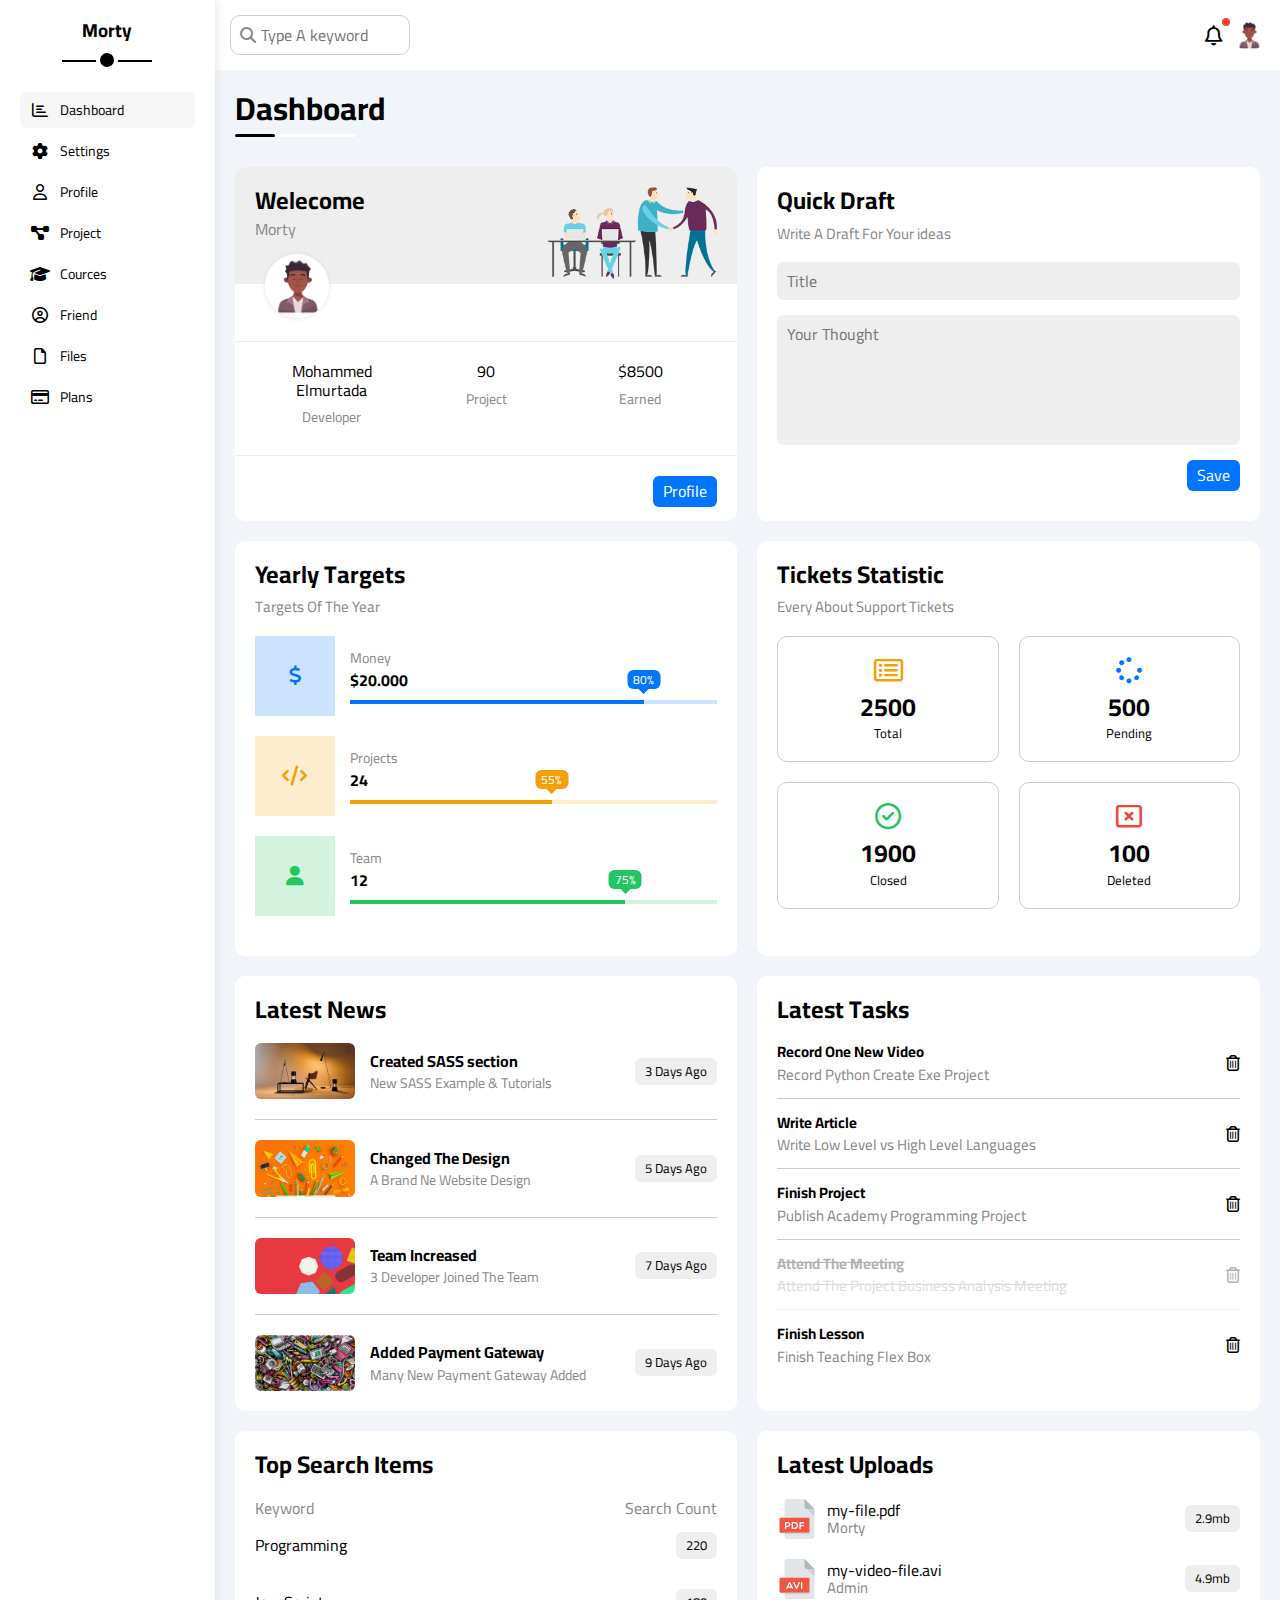
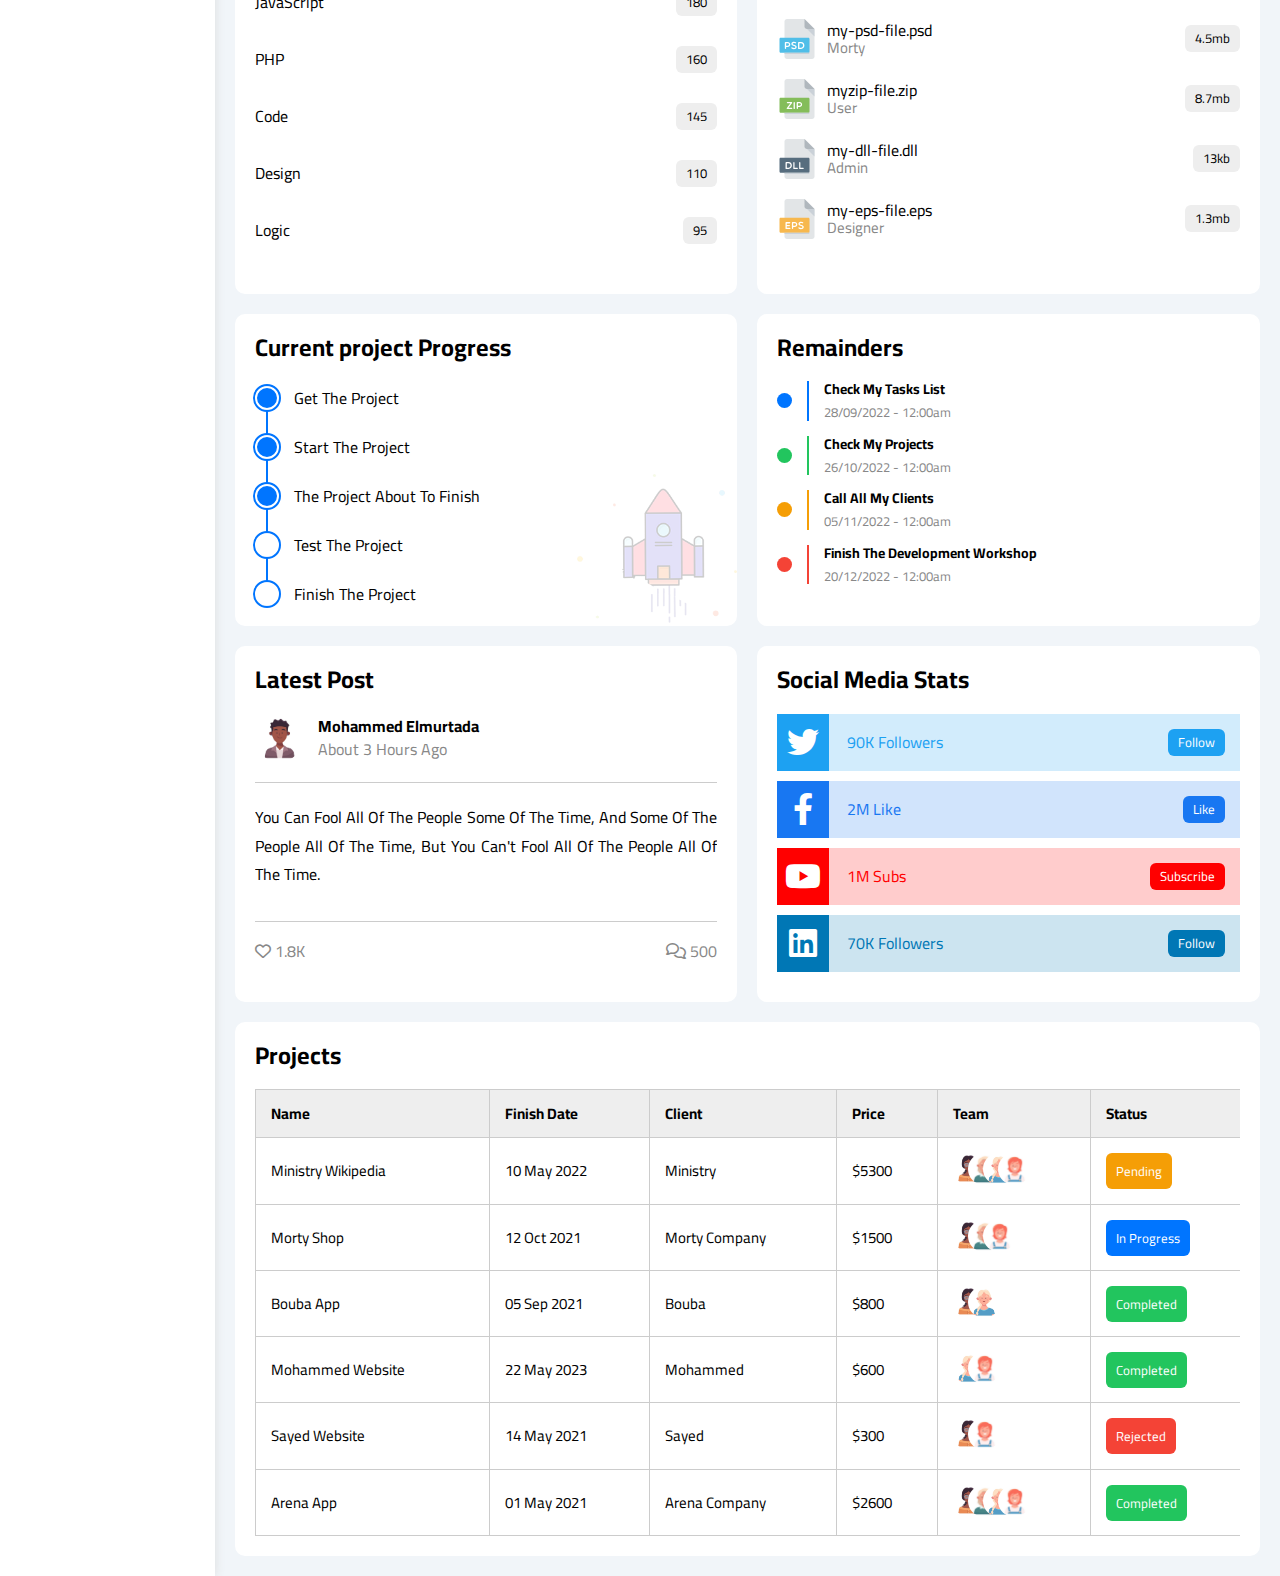
<file: index.html>
<!DOCTYPE html>
<html lang="en">
  <head>
    <meta charset="UTF-8" />
    <meta name="viewport" content="width=device-width, initial-scale=1.0" />
    <title>Dashboard</title>
    <link rel="stylesheet" href="/css/normalize.css" />
    <link rel="stylesheet" href="/css/all.min.css" />
    <link rel="stylesheet" href="/css/main.css" />
    <link rel="preconnect" href="https://fonts.googleapis.com" />
    <link rel="preconnect" href="https://fonts.gstatic.com" crossorigin />
    <link
      href="https://fonts.googleapis.com/css2?family=Cairo:wght@400;500;600;700&display=swap"
      rel="stylesheet"
    />
  </head>
  <body>
    <div class="page">
      <div class="sidebar">
        <h3>Morty</h3>
        <ul>
          <li>
            <a href="index.html" class="active">
              <i class="fa-regular fa-chart-bar fa-fw"></i>
              <span>Dashboard</span>
            </a>
          </li>
          <li>
            <a href="settings.html">
              <i class="fa-solid fa-gear fa-fw"></i>
              <span>Settings</span>
            </a>
          </li>
          <li>
            <a href="profile.html">
              <i class="fa-regular fa-user fa-fw"></i>
              <span>Profile</span>
            </a>
          </li>
          <li>
            <a href="project.html">
              <i class="fa-solid fa-diagram-project fa-fw"></i>
              <span>Project</span>
            </a>
          </li>
          <li>
            <a href="cources.html">
              <i class="fa-solid fa-graduation-cap fa-fw"></i>
              <span>Cources</span>
            </a>
          </li>
          <li>
            <a href="friend.html">
              <i class="fa-regular fa-circle-user fa-fw"></i>
              <span>Friend</span>
            </a>
          </li>
          <li>
            <a href="files.html">
              <i class="fa-regular fa-file fa-fw"></i>
              <span>Files</span>
            </a>
          </li>
          <li>
            <a href="plans.html">
              <i class="fa-regular fa-credit-card fa-fw"></i>
              <span>Plans</span>
            </a>
          </li>
        </ul>
      </div>
      <div class="content">
        <div class="head">
          <div class="search">
            <input type="search" placeholder="Type A keyword" />
          </div>
          <div class="icons">
            <span class="notification">
              <i class="fa-regular fa-bell fa-lg"></i>
            </span>
            <img src="img/avatar-5.jpg" alt="avatar" />
          </div>
        </div>
        <h1 class="heading">Dashboard</h1>
        <div class="wrapper">
          <div class="welecome">
            <div class="intro">
              <div>
                <h2>Welecome</h2>
                <p>Morty</p>
              </div>
              <img src="img/welcome.png" alt="welcome" />
            </div>
            <img src="img/avatar-5.jpg" alt="avatar" class="avatar" />
            <div class="body">
              <div>Mohammed Elmurtada <span>Developer</span></div>
              <div>90<span>Project</span></div>
              <div>$8500<span>Earned</span></div>
            </div>
            <a href="profile.html" class="visit btn-style">Profile</a>
          </div>
          <div class="quick-draft">
            <h2>Quick Draft</h2>
            <p>Write A Draft For Your ideas</p>
            <form>
              <input type="text" placeholder="Title" />
              <textarea placeholder="Your Thought"></textarea>
              <input type="submit" value="Save" class="btn-style" />
            </form>
          </div>
          <div class="target">
            <h2>Yearly Targets</h2>
            <p>Targets Of The Year</p>
            <div class="row blue">
              <div class="icons">
                <i class="fa-solid fa-dollar-sign fa-lg"></i>
              </div>
              <div class="detail">
                <span>Money</span>
                <span>$20.000</span>
                <div class="prog">
                  <span style="width: 80%">
                    <span>80%</span>
                  </span>
                </div>
              </div>
            </div>
            <div class="row orange">
              <div class="icons">
                <i class="fa-solid fa-code fa-lg"></i>
              </div>
              <div class="detail">
                <span>Projects</span>
                <span>24</span>
                <div class="prog">
                  <span style="width: 55%">
                    <span>55%</span>
                  </span>
                </div>
              </div>
            </div>
            <div class="row green">
              <div class="icons">
                <i class="fa-solid fa-user fa-lg"></i>
              </div>
              <div class="detail">
                <span>Team</span>
                <span>12</span>
                <div class="prog">
                  <span style="width: 75%">
                    <span>75%</span>
                  </span>
                </div>
              </div>
            </div>
          </div>
          <div class="ticket">
            <h2>Tickets Statistic</h2>
            <p>Every About Support Tickets</p>
            <div class="holder">
              <div class="box">
                <i class="fa-regular fa-rectangle-list fa-2x c-orange"></i>
                <span>2500</span>
                <span>Total</span>
              </div>
              <div class="box">
                <i class="fa-solid fa-spinner fa-2x c-blue"></i>
                <span>500</span>
                <span>Pending</span>
              </div>
              <div class="box">
                <i class="fa-regular fa-circle-check fa-2x c-green"></i>
                <span>1900</span>
                <span>Closed</span>
              </div>
              <div class="box">
                <i class="fa-regular fa-rectangle-xmark fa-2x c-red"></i>
                <span>100</span>
                <span>Deleted</span>
              </div>
            </div>
          </div>
          <div class="news">
            <h2>Latest News</h2>
            <div class="row">
              <img src="img/news-01.png" alt="news" />
              <div class="info">
                <h3>Created SASS section</h3>
                <p>New SASS Example & Tutorials</p>
              </div>
              <div class="label">3 Days Ago</div>
            </div>
            <div class="row">
              <img src="img/news-02.png" alt="news" />
              <div class="info">
                <h3>Changed The Design</h3>
                <p>A Brand Ne Website Design</p>
              </div>
              <div class="label">5 Days Ago</div>
            </div>
            <div class="row">
              <img src="img/news-03.png" alt="news" />
              <div class="info">
                <h3>Team Increased</h3>
                <p>3 Developer Joined The Team</p>
              </div>
              <div class="label">7 Days Ago</div>
            </div>
            <div class="row">
              <img src="img/news-04.png" alt="news" />
              <div class="info">
                <h3>Added Payment Gateway</h3>
                <p>Many New Payment Gateway Added</p>
              </div>
              <div class="label">9 Days Ago</div>
            </div>
          </div>
          <div class="tasks">
            <h2>Latest Tasks</h2>
            <div class="row">
              <div class="info">
                <h3>Record One New Video</h3>
                <p>Record Python Create Exe Project</p>
              </div>
              <i class="fa-regular fa-trash-can delete"></i>
            </div>
            <div class="row">
              <div class="info">
                <h3>Write Article</h3>
                <p>Write Low Level vs High Level Languages</p>
              </div>
              <i class="fa-regular fa-trash-can delete"></i>
            </div>
            <div class="row">
              <div class="info">
                <h3>Finish Project</h3>
                <p>Publish Academy Programming Project</p>
              </div>
              <i class="fa-regular fa-trash-can delete"></i>
            </div>
            <div class="row done">
              <div class="info">
                <h3>Attend The Meeting</h3>
                <p>Attend The Project Business Analysis Meeting</p>
              </div>
              <i class="fa-regular fa-trash-can delete"></i>
            </div>
            <div class="row">
              <div class="info">
                <h3>Finish Lesson</h3>
                <p>Finish Teaching Flex Box</p>
              </div>
              <i class="fa-regular fa-trash-can delete"></i>
            </div>
          </div>
          <div class="top">
            <h2>Top Search Items</h2>
            <div class="thead">
              <div>Keyword</div>
              <div>Search Count</div>
            </div>
            <div class="items">
              <div>Programming</div>
              <div>220</div>
            </div>
            <div class="items">
              <div>JavaScript</div>
              <div>180</div>
            </div>
            <div class="items">
              <div>PHP</div>
              <div>160</div>
            </div>
            <div class="items">
              <div>Code</div>
              <div>145</div>
            </div>
            <div class="items">
              <div>Design</div>
              <div>110</div>
            </div>
            <div class="items">
              <div>Logic</div>
              <div>95</div>
            </div>
          </div>
          <div class="upload">
            <h2>Latest Uploads</h2>
            <ul>
              <li>
                <div>
                  <img src="img/pdf.svg" alt="pdf" />
                  <div>
                    <span>my-file.pdf</span>
                    <span>Morty</span>
                  </div>
                </div>
                <div>2.9mb</div>
              </li>
              <li>
                <div>
                  <img src="img/avi.svg" alt="avi" />
                  <div>
                    <span>my-video-file.avi</span>
                    <span>Admin</span>
                  </div>
                </div>
                <div>4.9mb</div>
              </li>
              <li>
                <div>
                  <img src="img/psd.svg" alt="psd" />
                  <div>
                    <span>my-psd-file.psd</span>
                    <span>Morty</span>
                  </div>
                </div>
                <div>4.5mb</div>
              </li>
              <li>
                <div>
                  <img src="img/zip.svg" alt="zip" />
                  <div>
                    <span>myzip-file.zip</span>
                    <span>User</span>
                  </div>
                </div>
                <div>8.7mb</div>
              </li>
              <li>
                <div>
                  <img src="img/dll.svg" alt="dll" />
                  <div>
                    <span>my-dll-file.dll</span>
                    <span>Admin</span>
                  </div>
                </div>
                <div>13kb</div>
              </li>
              <li>
                <div>
                  <img src="img/eps.svg" alt="eps" />
                  <div>
                    <span>my-eps-file.eps</span>
                    <span>Designer</span>
                  </div>
                </div>
                <div>1.3mb</div>
              </li>
            </ul>
          </div>
          <div class="project">
            <h2>Current project Progress</h2>
            <ul>
              <li class="done">Get The Project</li>
              <li class="done">Start The Project</li>
              <li class="done">The Project About To Finish</li>
              <li class="current">Test The Project</li>
              <li>Finish The Project</li>
            </ul>
            <img src="img/project.png" alt="project" />
          </div>
          <div class="reminder">
            <h2>Remainders</h2>
            <ul>
              <li class="blue">
                <span></span>
                <div>
                  <p>Check My Tasks List</p>
                  <span>28/09/2022 - 12:00am</span>
                </div>
              </li>
              <li class="green">
                <span></span>
                <div>
                  <p>Check My Projects</p>
                  <span>26/10/2022 - 12:00am</span>
                </div>
              </li>
              <li class="orange">
                <span></span>
                <div>
                  <p>Call All My Clients</p>
                  <span>05/11/2022 - 12:00am</span>
                </div>
              </li>
              <li class="red">
                <span></span>
                <div>
                  <p>Finish The Development Workshop</p>
                  <span>20/12/2022 - 12:00am</span>
                </div>
              </li>
            </ul>
          </div>
          <div class="post">
            <h2>Latest Post</h2>
            <div class="poster">
              <img src="img/avatar-5.jpg" alt="avatar" />
              <div class="info">
                <span>Mohammed Elmurtada</span>
                <span>About 3 Hours Ago</span>
              </div>
            </div>
            <div class="content">
              You can Fool All Of The People Some Of The Time, And Some Of The
              People All Of The Time, But You Can't Fool All Of The People All
              Of The Time.
            </div>
            <div class="stats">
              <div>
                <i class="fa-regular fa-heart"></i>
                <span>1.8K</span>
              </div>
              <div>
                <i class="fa-regular fa-comments"></i>
                <span>500</span>
              </div>
            </div>
          </div>
          <div class="media">
            <h2>Social Media Stats</h2>
            <div class="box twitter">
              <i class="fa-brands fa-twitter fa-2x"></i>
              <span>90K Followers</span>
              <a href="#">Follow</a>
            </div>
            <div class="box facebook">
              <i class="fa-brands fa-facebook-f fa-2x"></i>
              <span>2M Like</span>
              <a href="#">Like</a>
            </div>
            <div class="box youtube">
              <i class="fa-brands fa-youtube fa-2x"></i>
              <span>1M Subs</span>
              <a href="#">Subscribe</a>
            </div>
            <div class="box linkedin">
              <i class="fa-brands fa-linkedin fa-2x"></i>
              <span>70K Followers</span>
              <a href="#">Follow</a>
            </div>
          </div>
        </div>
        <div class="project-table">
          <h2>Projects</h2>
          <div class="responsive-table">
            <table>
              <thead>
                <tr>
                  <td>Name</td>
                  <td>Finish Date</td>
                  <td>Client</td>
                  <td>Price</td>
                  <td>Team</td>
                  <td>Status</td>
                </tr>
              </thead>
              <tbody>
                <tr>
                  <td>Ministry Wikipedia</td>
                  <td>10 May 2022</td>
                  <td>Ministry</td>
                  <td>&dollar;5300</td>
                  <td>
                    <img src="img/avatar-1.jpg" alt="" />
                    <img src="img/avatar-6.jpg" alt="" />
                    <img src="img/avatar-3.jpg" alt="" />
                    <img src="img/avatar-4.jpg" alt="" />
                  </td>
                  <td>
                    <span class="label pending">Pending</span>
                  </td>
                </tr>
                <tr>
                  <td>Morty Shop</td>
                  <td>12 Oct 2021</td>
                  <td>Morty Company</td>
                  <td>&dollar;1500</td>
                  <td>
                    <img src="img/avatar-1.jpg" alt="" />
                    <img src="img/avatar-6.jpg" alt="" />
                    <img src="img/avatar-4.jpg" alt="" />
                  </td>
                  <td>
                    <span class="label progress">In Progress</span>
                  </td>
                </tr>
                <tr>
                  <td>Bouba App</td>
                  <td>05 Sep 2021</td>
                  <td>Bouba</td>
                  <td>&dollar;800</td>
                  <td>
                    <img src="img/avatar-1.jpg" alt="" />
                    <img src="img/avatar-3.jpg" alt="" />
                  </td>
                  <td>
                    <span class="label completed">Completed</span>
                  </td>
                </tr>
                <tr>
                  <td>Mohammed Website</td>
                  <td>22 May 2023</td>
                  <td>Mohammed</td>
                  <td>&dollar;600</td>
                  <td>
                    <img src="img/avatar-3.jpg" alt="" />
                    <img src="img/avatar-4.jpg" alt="" />
                  </td>
                  <td>
                    <span class="label completed">Completed</span>
                  </td>
                </tr>
                <tr>
                  <td>Sayed Website</td>
                  <td>14 May 2021</td>
                  <td>Sayed</td>
                  <td>&dollar;300</td>
                  <td>
                    <img src="img/avatar-1.jpg" alt="" />
                    <img src="img/avatar-4.jpg" alt="" />
                  </td>
                  <td>
                    <span class="label rejected">Rejected</span>
                  </td>
                </tr>
                <tr>
                  <td>Arena App</td>
                  <td>01 May 2021</td>
                  <td>Arena Company</td>
                  <td>&dollar;2600</td>
                  <td>
                    <img src="img/avatar-1.jpg" alt="" />
                    <img src="img/avatar-6.jpg" alt="" />
                    <img src="img/avatar-3.jpg" alt="" />
                    <img src="img/avatar-4.jpg" alt="" />
                  </td>
                  <td>
                    <span class="label completed">Completed</span>
                  </td>
                </tr>
              </tbody>
            </table>
          </div>
        </div>
      </div>
    </div>
  </body>
</html>
</file>
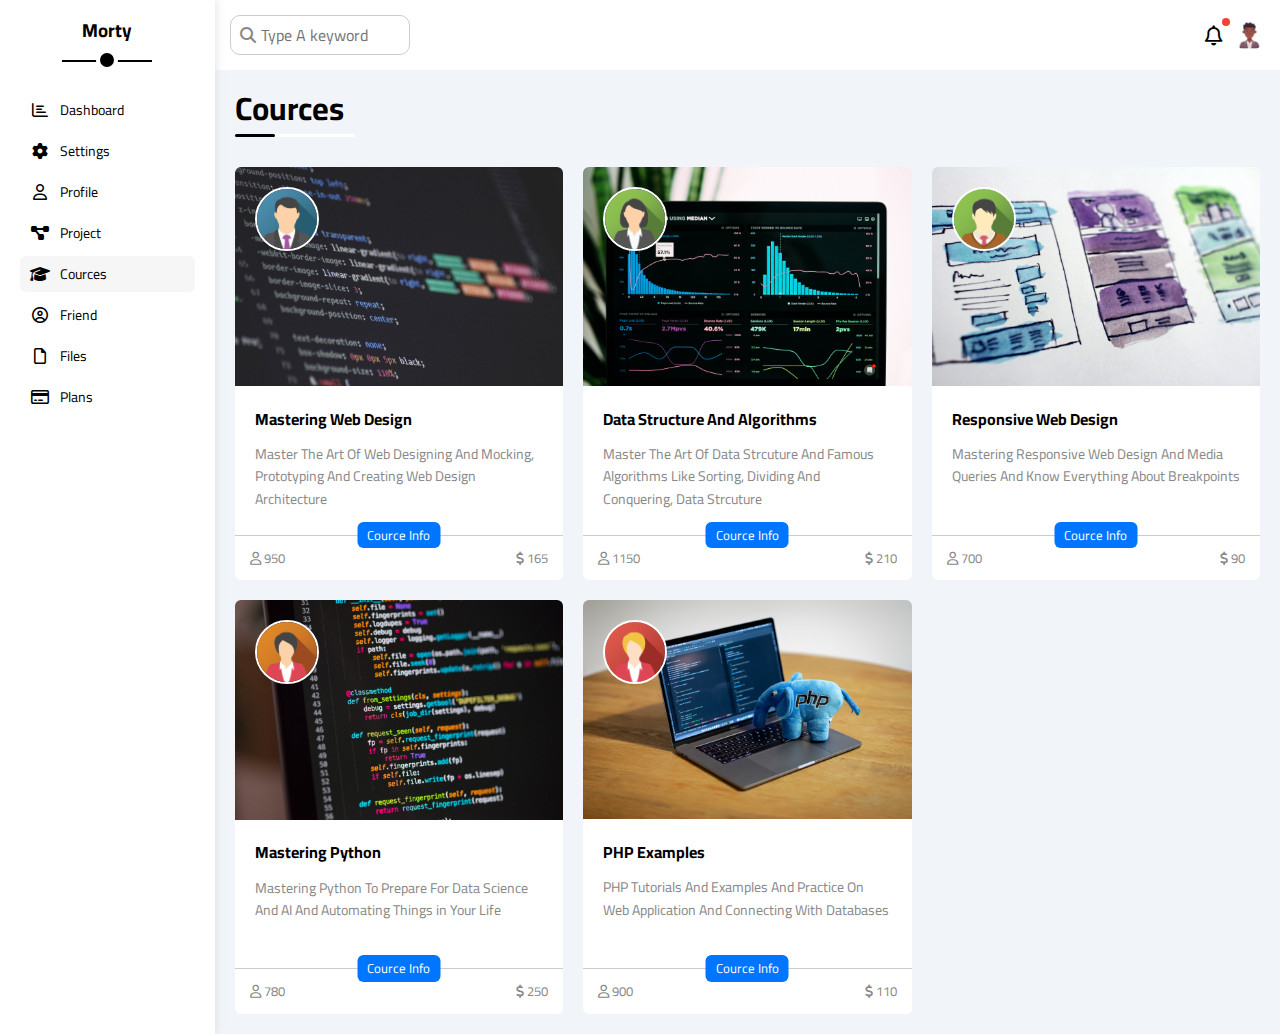
<file: cources.html>
<!DOCTYPE html>
<html lang="en">
  <head>
    <meta charset="UTF-8" />
    <meta name="viewport" content="width=device-width, initial-scale=1.0" />
    <title>Cources</title>
    <link rel="stylesheet" href="/css/normalize.css" />
    <link rel="stylesheet" href="/css/all.min.css" />
    <link rel="stylesheet" href="/css/main.css" />
    <link rel="preconnect" href="https://fonts.googleapis.com" />
    <link rel="preconnect" href="https://fonts.gstatic.com" crossorigin />
    <link
      href="https://fonts.googleapis.com/css2?family=Cairo:wght@400;500;600;700&display=swap"
      rel="stylesheet"
    />
  </head>
  <body>
    <div class="page">
      <div class="sidebar">
        <h3>Morty</h3>
        <ul>
          <li>
            <a href="index.html">
              <i class="fa-regular fa-chart-bar fa-fw"></i>
              <span>Dashboard</span>
            </a>
          </li>
          <li>
            <a href="settings.html">
              <i class="fa-solid fa-gear fa-fw"></i>
              <span>Settings</span>
            </a>
          </li>
          <li>
            <a href="profile.html">
              <i class="fa-regular fa-user fa-fw"></i>
              <span>Profile</span>
            </a>
          </li>
          <li>
            <a href="project.html">
              <i class="fa-solid fa-diagram-project fa-fw"></i>
              <span>Project</span>
            </a>
          </li>
          <li>
            <a href="cources.html" class="active">
              <i class="fa-solid fa-graduation-cap fa-fw"></i>
              <span>Cources</span>
            </a>
          </li>
          <li>
            <a href="friend.html">
              <i class="fa-regular fa-circle-user fa-fw"></i>
              <span>Friend</span>
            </a>
          </li>
          <li>
            <a href="files.html">
              <i class="fa-regular fa-file fa-fw"></i>
              <span>Files</span>
            </a>
          </li>
          <li>
            <a href="plans.html">
              <i class="fa-regular fa-credit-card fa-fw"></i>
              <span>Plans</span>
            </a>
          </li>
        </ul>
      </div>
      <div class="content">
        <div class="head">
          <div class="search">
            <input type="search" placeholder="Type A keyword" />
          </div>
          <div class="icons">
            <span class="notification">
              <i class="fa-regular fa-bell fa-lg"></i>
            </span>
            <img src="img/avatar-5.jpg" alt="avatar" />
          </div>
        </div>
        <h1 class="heading">Cources</h1>
        <div class="cources-page">
          <div class="cource">
            <img src="img/cource-01.jpg" alt="cource" class="cover">
            <img src="img/team-01.png" alt="avatar" class="insta">
            <div>
              <h4>Mastering Web Design</h4>
              <p>Master The Art Of Web Designing And Mocking, Prototyping And Creating Web Design Architecture</p>
            </div>
            <div class="info">
              <span class="title">Cource Info</span>
              <span>
                <i class="fa-regular fa-user"></i>
                950
              </span>
              <span>
                <i class="fa-solid fa-dollar-sign"></i>
                165
              </span>
            </div>
          </div>
          <div class="cource">
            <img src="img/cource-02.jpg" alt="cource" class="cover">
            <img src="img/team-02.png" alt="avatar" class="insta">
            <div>
              <h4>Data Structure And Algorithms</h4>
              <p>Master The Art Of Data Strcuture And Famous Algorithms Like Sorting, Dividing And Conquering, Data Strcuture</p>
            </div>
            <div class="info">
              <span class="title">Cource Info</span>
              <span>
                <i class="fa-regular fa-user"></i>
                1150
              </span>
              <span>
                <i class="fa-solid fa-dollar-sign"></i>
                210
              </span>
            </div>
          </div>
          <div class="cource">
            <img src="img/cource-03.jpg" alt="cource" class="cover">
            <img src="img/team-03.png" alt="avatar" class="insta">
            <div>
              <h4>Responsive Web Design</h4>
              <p>Mastering Responsive Web Design And Media Queries And Know Everything About Breakpoints</p>
            </div>
            <div class="info">
              <span class="title">Cource Info</span>
              <span>
                <i class="fa-regular fa-user"></i>
                700
              </span>
              <span>
                <i class="fa-solid fa-dollar-sign"></i>
                90
              </span>
            </div>
          </div>
          <div class="cource">
            <img src="img/cource-04.jpg" alt="cource" class="cover">
            <img src="img/team-04.png" alt="avatar" class="insta">
            <div>
              <h4>Mastering Python</h4>
              <p>Mastering Python To Prepare For Data Science And AI And Automating Things in Your Life</p>
            </div>
            <div class="info">
              <span class="title">Cource Info</span>
              <span>
                <i class="fa-regular fa-user"></i>
                780
              </span>
              <span>
                <i class="fa-solid fa-dollar-sign"></i>
                250
              </span>
            </div>
          </div>
          <div class="cource">
            <img src="img/cource-05.jpg" alt="cource" class="cover">
            <img src="img/team-05.png" alt="avatar" class="insta">
            <div>
              <h4>PHP Examples</h4>
              <p>PHP Tutorials And Examples And Practice On Web Application And Connecting With Databases</p>
            </div>
            <div class="info">
              <span class="title">Cource Info</span>
              <span>
                <i class="fa-regular fa-user"></i>
                900
              </span>
              <span>
                <i class="fa-solid fa-dollar-sign"></i>
                110
              </span>
            </div>
          </div>
        </div>
      </div>
    </div>
  </body>
</html>
</file>
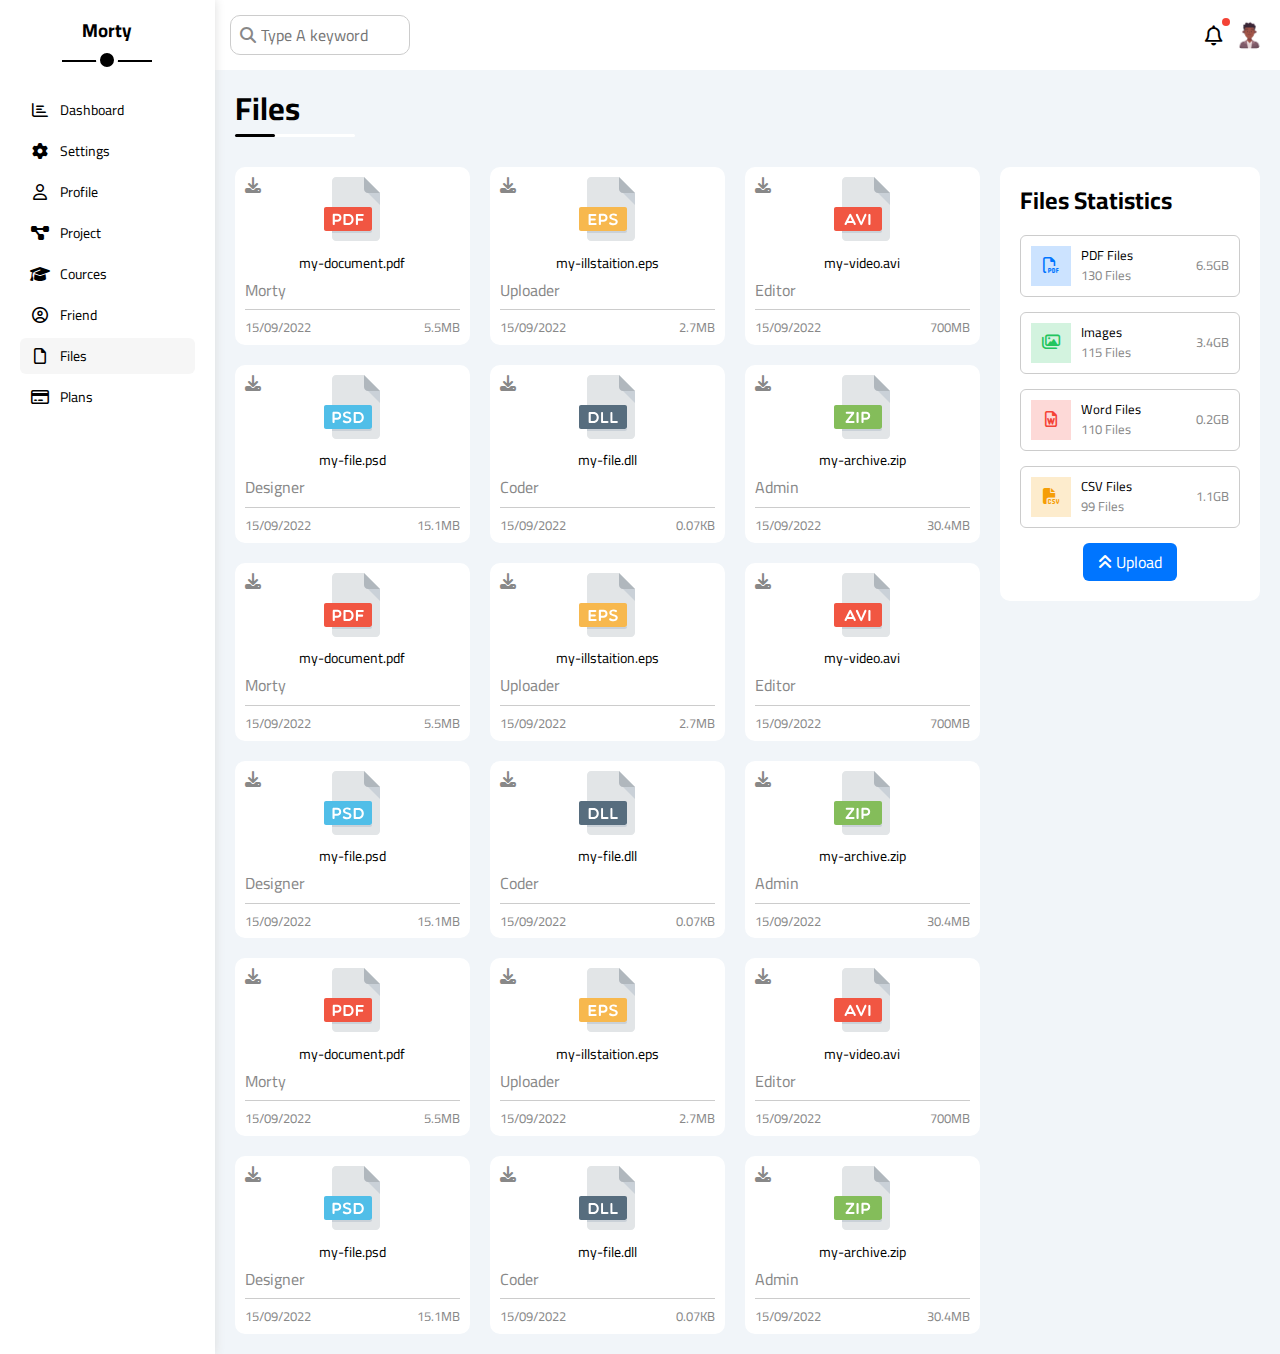
<file: files.html>
<!DOCTYPE html>
<html lang="en">
  <head>
    <meta charset="UTF-8" />
    <meta name="viewport" content="width=device-width, initial-scale=1.0" />
    <title>Files</title>
    <link rel="stylesheet" href="/css/normalize.css" />
    <link rel="stylesheet" href="/css/all.min.css" />
    <link rel="stylesheet" href="/css/main.css" />
    <link rel="preconnect" href="https://fonts.googleapis.com" />
    <link rel="preconnect" href="https://fonts.gstatic.com" crossorigin />
    <link
      href="https://fonts.googleapis.com/css2?family=Cairo:wght@400;500;600;700&display=swap"
      rel="stylesheet"
    />
  </head>
  <body>
    <div class="page">
      <div class="sidebar">
        <h3>Morty</h3>
        <ul>
          <li>
            <a href="index.html">
              <i class="fa-regular fa-chart-bar fa-fw"></i>
              <span>Dashboard</span>
            </a>
          </li>
          <li>
            <a href="settings.html">
              <i class="fa-solid fa-gear fa-fw"></i>
              <span>Settings</span>
            </a>
          </li>
          <li>
            <a href="profile.html">
              <i class="fa-regular fa-user fa-fw"></i>
              <span>Profile</span>
            </a>
          </li>
          <li>
            <a href="project.html">
              <i class="fa-solid fa-diagram-project fa-fw"></i>
              <span>Project</span>
            </a>
          </li>
          <li>
            <a href="cources.html">
              <i class="fa-solid fa-graduation-cap fa-fw"></i>
              <span>Cources</span>
            </a>
          </li>
          <li>
            <a href="friend.html">
              <i class="fa-regular fa-circle-user fa-fw"></i>
              <span>Friend</span>
            </a>
          </li>
          <li>
            <a href="files.html" class="active">
              <i class="fa-regular fa-file fa-fw"></i>
              <span>Files</span>
            </a>
          </li>
          <li>
            <a href="plans.html">
              <i class="fa-regular fa-credit-card fa-fw"></i>
              <span>Plans</span>
            </a>
          </li>
        </ul>
      </div>
      <div class="content">
        <div class="head">
          <div class="search">
            <input type="search" placeholder="Type A keyword" />
          </div>
          <div class="icons">
            <span class="notification">
              <i class="fa-regular fa-bell fa-lg"></i>
            </span>
            <img src="img/avatar-5.jpg" alt="avatar" />
          </div>
        </div>
        <h1 class="heading">Files</h1>
        <div class="files-page">
          <div class="file-stats">
            <h2>Files Statistics</h2>
            <div class="row blue">
              <i class="fa-regular fa-file-pdf fa-lg"></i>
              <div class="info">
                <span>PDF Files</span>
                <span>130 Files</span>
              </div>
              <div class="c-gray">6.5GB</div>
            </div>
            <div class="row green">
              <i class="fa-regular fa-images fa-lg"></i>
              <div class="info">
                <span>Images</span>
                <span>115 Files</span>
              </div>
              <div class="c-gray">3.4GB</div>
            </div>
            <div class="row red">
              <i class="fa-regular fa-file-word fa-lg"></i>
              <div class="info">
                <span>Word Files</span>
                <span>110 Files</span>
              </div>
              <div class="c-gray">0.2GB</div>
            </div>
            <div class="row orange">
              <i class="fa-solid fa-file-csv fa-lg"></i>
              <div class="info">
                <span>CSV Files</span>
                <span>99 Files</span>
              </div>
              <div class="c-gray">1.1GB</div>
            </div>
            <a href="#" class="upload">
              <i class="fa-solid fa-angles-up"></i>
              Upload
            </a>
          </div>
          <div class="file-cards">
            <div class="card">
              <i class="fa-solid fa-download"></i>
              <div class="icons">
                <img src="img/pdf.svg" alt="icons">
              </div>
              <div class="name">my-document.pdf</div>
              <p>Morty</p>
              <div class="info">
                <span>15/09/2022</span>
                <span>5.5MB</span>
              </div>
            </div>
            <div class="card">
              <i class="fa-solid fa-download"></i>
              <div class="icons">
                <img src="img/eps.svg" alt="icons">
              </div>
              <div class="name">my-illstaition.eps</div>
              <p>Uploader</p>
              <div class="info">
                <span>15/09/2022</span>
                <span>2.7MB</span>
              </div>
            </div>
            <div class="card">
              <i class="fa-solid fa-download"></i>
              <div class="icons">
                <img src="img/avi.svg" alt="icons">
              </div>
              <div class="name">my-video.avi</div>
              <p>Editor</p>
              <div class="info">
                <span>15/09/2022</span>
                <span>700MB</span>
              </div>
            </div>
            <div class="card">
              <i class="fa-solid fa-download"></i>
              <div class="icons">
                <img src="img/psd.svg" alt="icons">
              </div>
              <div class="name">my-file.psd</div>
              <p>Designer</p>
              <div class="info">
                <span>15/09/2022</span>
                <span>15.1MB</span>
              </div>
            </div>
            <div class="card">
              <i class="fa-solid fa-download"></i>
              <div class="icons">
                <img src="img/dll.svg" alt="icons">
              </div>
              <div class="name">my-file.dll</div>
              <p>Coder</p>
              <div class="info">
                <span>15/09/2022</span>
                <span>0.07KB</span>
              </div>
            </div>
            <div class="card">
              <i class="fa-solid fa-download"></i>
              <div class="icons">
                <img src="img/zip.svg" alt="icons">
              </div>
              <div class="name">my-archive.zip</div>
              <p>Admin</p>
              <div class="info">
                <span>15/09/2022</span>
                <span>30.4MB</span>
              </div>
            </div>
            <div class="card">
              <i class="fa-solid fa-download"></i>
              <div class="icons">
                <img src="img/pdf.svg" alt="icons">
              </div>
              <div class="name">my-document.pdf</div>
              <p>Morty</p>
              <div class="info">
                <span>15/09/2022</span>
                <span>5.5MB</span>
              </div>
            </div>
            <div class="card">
              <i class="fa-solid fa-download"></i>
              <div class="icons">
                <img src="img/eps.svg" alt="icons">
              </div>
              <div class="name">my-illstaition.eps</div>
              <p>Uploader</p>
              <div class="info">
                <span>15/09/2022</span>
                <span>2.7MB</span>
              </div>
            </div>
            <div class="card">
              <i class="fa-solid fa-download"></i>
              <div class="icons">
                <img src="img/avi.svg" alt="icons">
              </div>
              <div class="name">my-video.avi</div>
              <p>Editor</p>
              <div class="info">
                <span>15/09/2022</span>
                <span>700MB</span>
              </div>
            </div>
            <div class="card">
              <i class="fa-solid fa-download"></i>
              <div class="icons">
                <img src="img/psd.svg" alt="icons">
              </div>
              <div class="name">my-file.psd</div>
              <p>Designer</p>
              <div class="info">
                <span>15/09/2022</span>
                <span>15.1MB</span>
              </div>
            </div>
            <div class="card">
              <i class="fa-solid fa-download"></i>
              <div class="icons">
                <img src="img/dll.svg" alt="icons">
              </div>
              <div class="name">my-file.dll</div>
              <p>Coder</p>
              <div class="info">
                <span>15/09/2022</span>
                <span>0.07KB</span>
              </div>
            </div>
            <div class="card">
              <i class="fa-solid fa-download"></i>
              <div class="icons">
                <img src="img/zip.svg" alt="icons">
              </div>
              <div class="name">my-archive.zip</div>
              <p>Admin</p>
              <div class="info">
                <span>15/09/2022</span>
                <span>30.4MB</span>
              </div>
            </div>
            <div class="card">
              <i class="fa-solid fa-download"></i>
              <div class="icons">
                <img src="img/pdf.svg" alt="icons">
              </div>
              <div class="name">my-document.pdf</div>
              <p>Morty</p>
              <div class="info">
                <span>15/09/2022</span>
                <span>5.5MB</span>
              </div>
            </div>
            <div class="card">
              <i class="fa-solid fa-download"></i>
              <div class="icons">
                <img src="img/eps.svg" alt="icons">
              </div>
              <div class="name">my-illstaition.eps</div>
              <p>Uploader</p>
              <div class="info">
                <span>15/09/2022</span>
                <span>2.7MB</span>
              </div>
            </div>
            <div class="card">
              <i class="fa-solid fa-download"></i>
              <div class="icons">
                <img src="img/avi.svg" alt="icons">
              </div>
              <div class="name">my-video.avi</div>
              <p>Editor</p>
              <div class="info">
                <span>15/09/2022</span>
                <span>700MB</span>
              </div>
            </div>
            <div class="card">
              <i class="fa-solid fa-download"></i>
              <div class="icons">
                <img src="img/psd.svg" alt="icons">
              </div>
              <div class="name">my-file.psd</div>
              <p>Designer</p>
              <div class="info">
                <span>15/09/2022</span>
                <span>15.1MB</span>
              </div>
            </div>
            <div class="card">
              <i class="fa-solid fa-download"></i>
              <div class="icons">
                <img src="img/dll.svg" alt="icons">
              </div>
              <div class="name">my-file.dll</div>
              <p>Coder</p>
              <div class="info">
                <span>15/09/2022</span>
                <span>0.07KB</span>
              </div>
            </div>
            <div class="card">
              <i class="fa-solid fa-download"></i>
              <div class="icons">
                <img src="img/zip.svg" alt="icons">
              </div>
              <div class="name">my-archive.zip</div>
              <p>Admin</p>
              <div class="info">
                <span>15/09/2022</span>
                <span>30.4MB</span>
              </div>
            </div>
          </div>
        </div>
      </div>
    </div>
  </body>
</html>
</file>
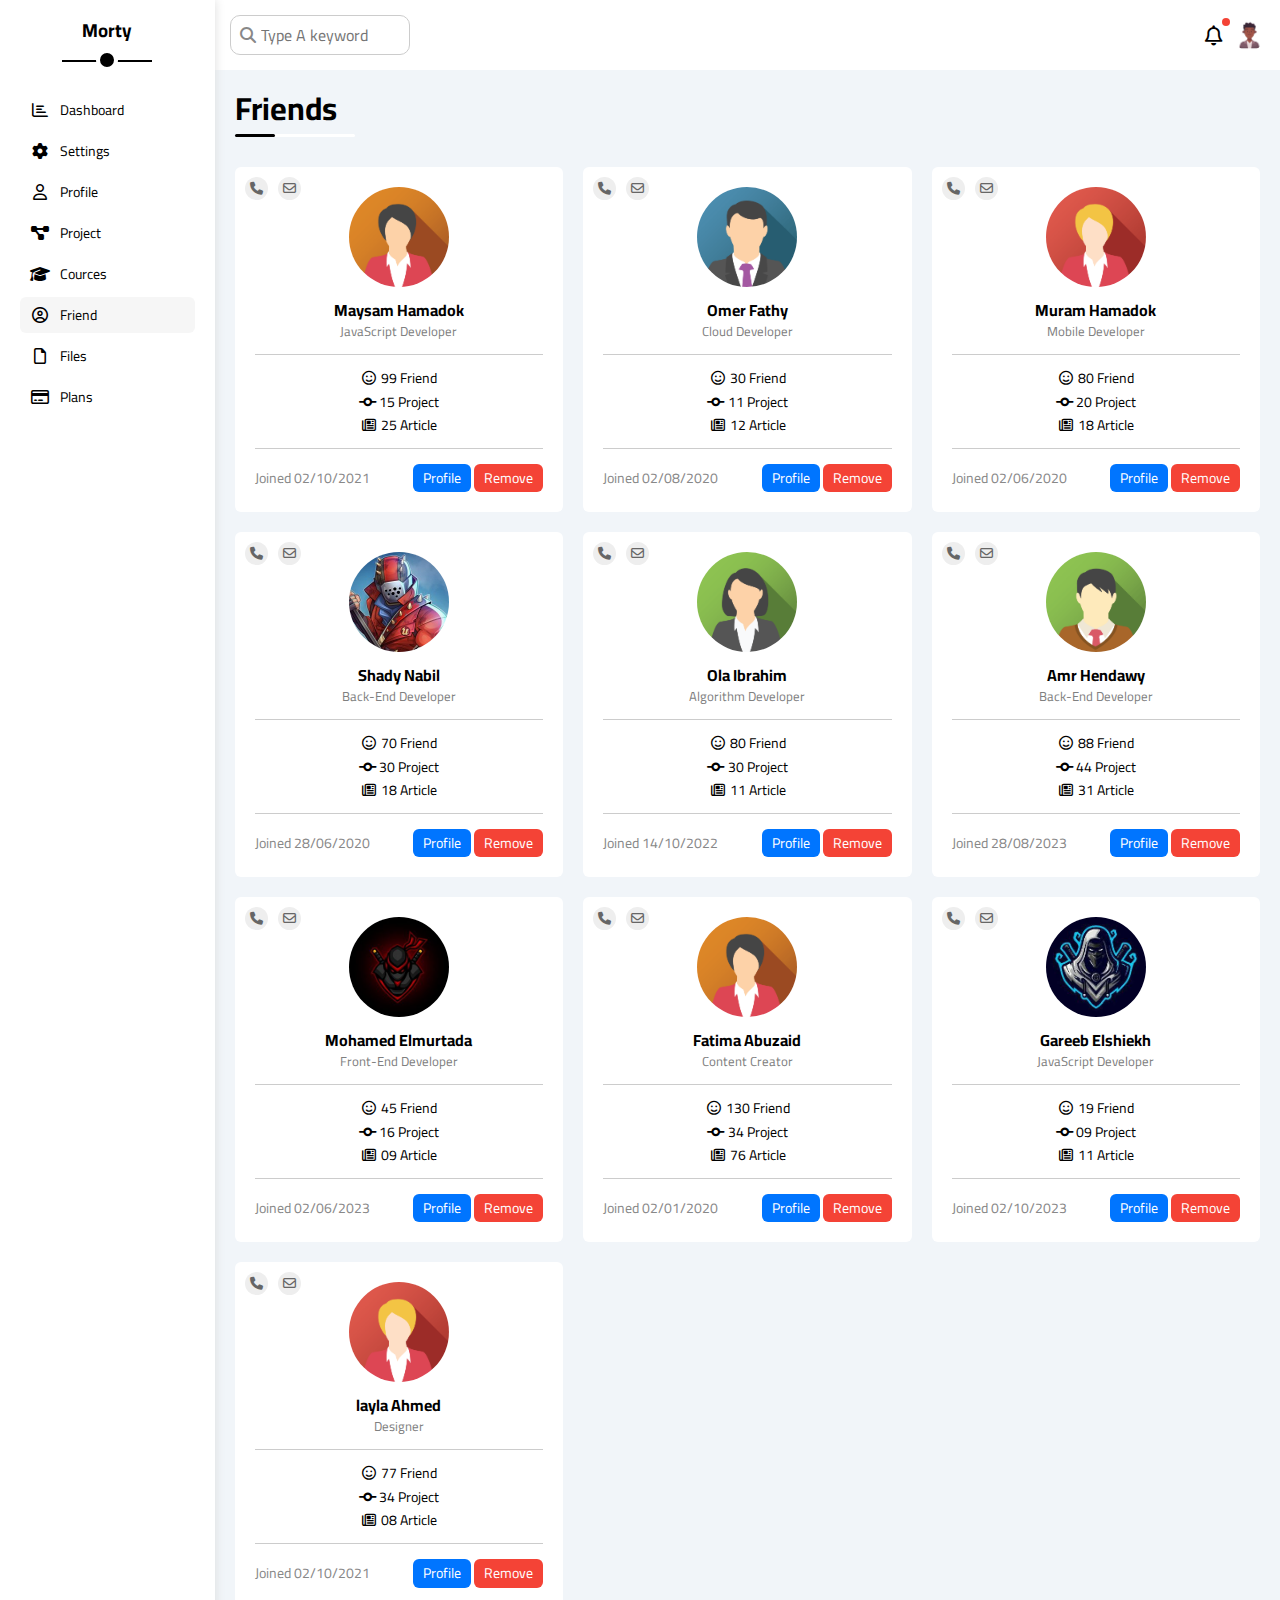
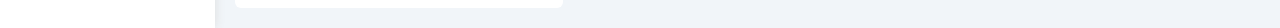
<file: friend.html>
<!DOCTYPE html>
<html lang="en">
  <head>
    <meta charset="UTF-8" />
    <meta name="viewport" content="width=device-width, initial-scale=1.0" />
    <title>Friends</title>
    <link rel="stylesheet" href="/css/normalize.css" />
    <link rel="stylesheet" href="/css/all.min.css" />
    <link rel="stylesheet" href="/css/main.css" />
    <link rel="preconnect" href="https://fonts.googleapis.com" />
    <link rel="preconnect" href="https://fonts.gstatic.com" crossorigin />
    <link
      href="https://fonts.googleapis.com/css2?family=Cairo:wght@400;500;600;700&display=swap"
      rel="stylesheet"
    />
  </head>
  <body>
    <div class="page">
      <div class="sidebar">
        <h3>Morty</h3>
        <ul>
          <li>
            <a href="index.html">
              <i class="fa-regular fa-chart-bar fa-fw"></i>
              <span>Dashboard</span>
            </a>
          </li>
          <li>
            <a href="settings.html">
              <i class="fa-solid fa-gear fa-fw"></i>
              <span>Settings</span>
            </a>
          </li>
          <li>
            <a href="profile.html">
              <i class="fa-regular fa-user fa-fw"></i>
              <span>Profile</span>
            </a>
          </li>
          <li>
            <a href="project.html">
              <i class="fa-solid fa-diagram-project fa-fw"></i>
              <span>Project</span>
            </a>
          </li>
          <li>
            <a href="cources.html">
              <i class="fa-solid fa-graduation-cap fa-fw"></i>
              <span>Cources</span>
            </a>
          </li>
          <li>
            <a href="friend.html" class="active">
              <i class="fa-regular fa-circle-user fa-fw"></i>
              <span>Friend</span>
            </a>
          </li>
          <li>
            <a href="files.html">
              <i class="fa-regular fa-file fa-fw"></i>
              <span>Files</span>
            </a>
          </li>
          <li>
            <a href="plans.html">
              <i class="fa-regular fa-credit-card fa-fw"></i>
              <span>Plans</span>
            </a>
          </li>
        </ul>
      </div>
      <div class="content">
        <div class="head">
          <div class="search">
            <input type="search" placeholder="Type A keyword" />
          </div>
          <div class="icons">
            <span class="notification">
              <i class="fa-regular fa-bell fa-lg"></i>
            </span>
            <img src="img/avatar-5.jpg" alt="avatar" />
          </div>
        </div>
        <h1 class="heading">Friends</h1>
        <div class="friend-page">
          <div class="friend">
            <div class="contact">
              <i class="fa-solid fa-phone"></i>
              <i class="fa-regular fa-envelope"></i>
            </div>
            <div class="job">
              <img src="img/team-04.png" alt="avatar">
              <h4>Maysam Hamadok</h4>
              <p>JavaScript Developer</p>
            </div>
            <div class="icons">
              <div>
                <i class="fa-regular fa-face-smile fa-fw"></i>
                <span>99 Friend</span>
              </div>
              <div>
                <i class="fa-solid fa-code-commit fa-fw"></i>
                <span>15 Project</span>
              </div>
              <div>
                <i class="fa-regular fa-newspaper fa-fw"></i>
                <span>25 Article</span>
              </div>
            </div>
            <div class="info">
              <span>Joined 02/10/2021</span>
              <div>
                <a href="profile.html" class="profile">Profile</a>
                <a href="#" class="remove">Remove</a>
              </div>
            </div>
          </div>
          <div class="friend">
            <div class="contact">
              <i class="fa-solid fa-phone"></i>
              <i class="fa-regular fa-envelope"></i>
            </div>
            <div class="job">
              <img src="img/team-01.png" alt="avatar">
              <h4>Omer Fathy</h4>
              <p>Cloud Developer</p>
            </div>
            <div class="icons">
              <div>
                <i class="fa-regular fa-face-smile fa-fw"></i>
                <span>30 Friend</span>
              </div>
              <div>
                <i class="fa-solid fa-code-commit fa-fw"></i>
                <span>11 Project</span>
              </div>
              <div>
                <i class="fa-regular fa-newspaper fa-fw"></i>
                <span>12 Article</span>
              </div>
            </div>
            <div class="info">
              <span>Joined 02/08/2020</span>
              <div>
                <a href="profile.html" class="profile">Profile</a>
                <a href="#" class="remove">Remove</a>
              </div>
            </div>
          </div>
          <div class="friend">
            <div class="contact">
              <i class="fa-solid fa-phone"></i>
              <i class="fa-regular fa-envelope"></i>
            </div>
            <div class="job">
              <img src="img/team-05.png" alt="avatar">
              <h4>Muram Hamadok</h4>
              <p>Mobile Developer</p>
            </div>
            <div class="icons">
              <div>
                <i class="fa-regular fa-face-smile fa-fw"></i>
                <span>80 Friend</span>
              </div>
              <div>
                <i class="fa-solid fa-code-commit fa-fw"></i>
                <span>20 Project</span>
              </div>
              <div>
                <i class="fa-regular fa-newspaper fa-fw"></i>
                <span>18 Article</span>
              </div>
            </div>
            <div class="info">
              <span>Joined 02/06/2020</span>
              <div>
                <a href="profile.html" class="profile">Profile</a>
                <a href="#" class="remove">Remove</a>
              </div>
            </div>
          </div>
          <div class="friend">
            <div class="contact">
              <i class="fa-solid fa-phone"></i>
              <i class="fa-regular fa-envelope"></i>
            </div>
            <div class="job">
              <img src="img/friend-01.jpg" alt="avatar">
              <h4>Shady Nabil</h4>
              <p>Back-End Developer</p>
            </div>
            <div class="icons">
              <div>
                <i class="fa-regular fa-face-smile fa-fw"></i>
                <span>70 Friend</span>
              </div>
              <div>
                <i class="fa-solid fa-code-commit fa-fw"></i>
                <span>30 Project</span>
              </div>
              <div>
                <i class="fa-regular fa-newspaper fa-fw"></i>
                <span>18 Article</span>
              </div>
            </div>
            <div class="info">
              <span>Joined 28/06/2020</span>
              <div>
                <a href="profile.html" class="profile">Profile</a>
                <a href="#" class="remove">Remove</a>
              </div>
            </div>
          </div>
          <div class="friend">
            <div class="contact">
              <i class="fa-solid fa-phone"></i>
              <i class="fa-regular fa-envelope"></i>
            </div>
            <div class="job">
              <img src="img/team-02.png" alt="avatar">
              <h4>Ola Ibrahim</h4>
              <p>Algorithm Developer</p>
            </div>
            <div class="icons">
              <div>
                <i class="fa-regular fa-face-smile fa-fw"></i>
                <span>80 Friend</span>
              </div>
              <div>
                <i class="fa-solid fa-code-commit fa-fw"></i>
                <span>30 Project</span>
              </div>
              <div>
                <i class="fa-regular fa-newspaper fa-fw"></i>
                <span>11 Article</span>
              </div>
            </div>
            <div class="info">
              <span>Joined 14/10/2022</span>
              <div>
                <a href="profile.html" class="profile">Profile</a>
                <a href="#" class="remove">Remove</a>
              </div>
            </div>
          </div>
          <div class="friend">
            <div class="contact">
              <i class="fa-solid fa-phone"></i>
              <i class="fa-regular fa-envelope"></i>
            </div>
            <div class="job">
              <img src="img/team-03.png" alt="avatar">
              <h4>Amr Hendawy</h4>
              <p>Back-End Developer</p>
            </div>
            <div class="icons">
              <div>
                <i class="fa-regular fa-face-smile fa-fw"></i>
                <span>88 Friend</span>
              </div>
              <div>
                <i class="fa-solid fa-code-commit fa-fw"></i>
                <span>44 Project</span>
              </div>
              <div>
                <i class="fa-regular fa-newspaper fa-fw"></i>
                <span>31 Article</span>
              </div>
            </div>
            <div class="info">
              <span>Joined 28/08/2023</span>
              <div>
                <a href="profile.html" class="profile">Profile</a>
                <a href="#" class="remove">Remove</a>
              </div>
            </div>
          </div>
          <div class="friend">
            <div class="contact">
              <i class="fa-solid fa-phone"></i>
              <i class="fa-regular fa-envelope"></i>
            </div>
            <div class="job">
              <img src="img/friend-04.jpg" alt="avatar">
              <h4>Mohamed Elmurtada</h4>
              <p>Front-End Developer</p>
            </div>
            <div class="icons">
              <div>
                <i class="fa-regular fa-face-smile fa-fw"></i>
                <span>45 Friend</span>
              </div>
              <div>
                <i class="fa-solid fa-code-commit fa-fw"></i>
                <span>16 Project</span>
              </div>
              <div>
                <i class="fa-regular fa-newspaper fa-fw"></i>
                <span>09 Article</span>
              </div>
            </div>
            <div class="info">
              <span>Joined 02/06/2023</span>
              <div>
                <a href="profile.html" class="profile">Profile</a>
                <a href="#" class="remove">Remove</a>
              </div>
            </div>
          </div>
          <div class="friend">
            <div class="contact">
              <i class="fa-solid fa-phone"></i>
              <i class="fa-regular fa-envelope"></i>
            </div>
            <div class="job">
              <img src="img/team-04.png" alt="avatar">
              <h4>Fatima Abuzaid</h4>
              <p>Content Creator</p>
            </div>
            <div class="icons">
              <div>
                <i class="fa-regular fa-face-smile fa-fw"></i>
                <span>130 Friend</span>
              </div>
              <div>
                <i class="fa-solid fa-code-commit fa-fw"></i>
                <span>34 Project</span>
              </div>
              <div>
                <i class="fa-regular fa-newspaper fa-fw"></i>
                <span>76 Article</span>
              </div>
            </div>
            <div class="info">
              <span>Joined 02/01/2020</span>
              <div>
                <a href="profile.html" class="profile">Profile</a>
                <a href="#" class="remove">Remove</a>
              </div>
            </div>
          </div>
          <div class="friend">
            <div class="contact">
              <i class="fa-solid fa-phone"></i>
              <i class="fa-regular fa-envelope"></i>
            </div>
            <div class="job">
              <img src="img/friend-02.jpg" alt="avatar">
              <h4>Gareeb Elshiekh</h4>
              <p>JavaScript Developer</p>
            </div>
            <div class="icons">
              <div>
                <i class="fa-regular fa-face-smile fa-fw"></i>
                <span>19 Friend</span>
              </div>
              <div>
                <i class="fa-solid fa-code-commit fa-fw"></i>
                <span>09 Project</span>
              </div>
              <div>
                <i class="fa-regular fa-newspaper fa-fw"></i>
                <span>11 Article</span>
              </div>
            </div>
            <div class="info">
              <span>Joined 02/10/2023</span>
              <div>
                <a href="profile.html" class="profile">Profile</a>
                <a href="#" class="remove">Remove</a>
              </div>
            </div>
          </div>
          <div class="friend">
            <div class="contact">
              <i class="fa-solid fa-phone"></i>
              <i class="fa-regular fa-envelope"></i>
            </div>
            <div class="job">
              <img src="img/team-05.png" alt="avatar">
              <h4>layla Ahmed</h4>
              <p>Designer</p>
            </div>
            <div class="icons">
              <div>
                <i class="fa-regular fa-face-smile fa-fw"></i>
                <span>77 Friend</span>
              </div>
              <div>
                <i class="fa-solid fa-code-commit fa-fw"></i>
                <span>34 Project</span>
              </div>
              <div>
                <i class="fa-regular fa-newspaper fa-fw"></i>
                <span>08 Article</span>
              </div>
            </div>
            <div class="info">
              <span>Joined 02/10/2021</span>
              <div>
                <a href="profile.html" class="profile">Profile</a>
                <a href="#" class="remove">Remove</a>
              </div>
            </div>
          </div>
        </div>
      </div>
    </div>
  </body>
</html>
</file>
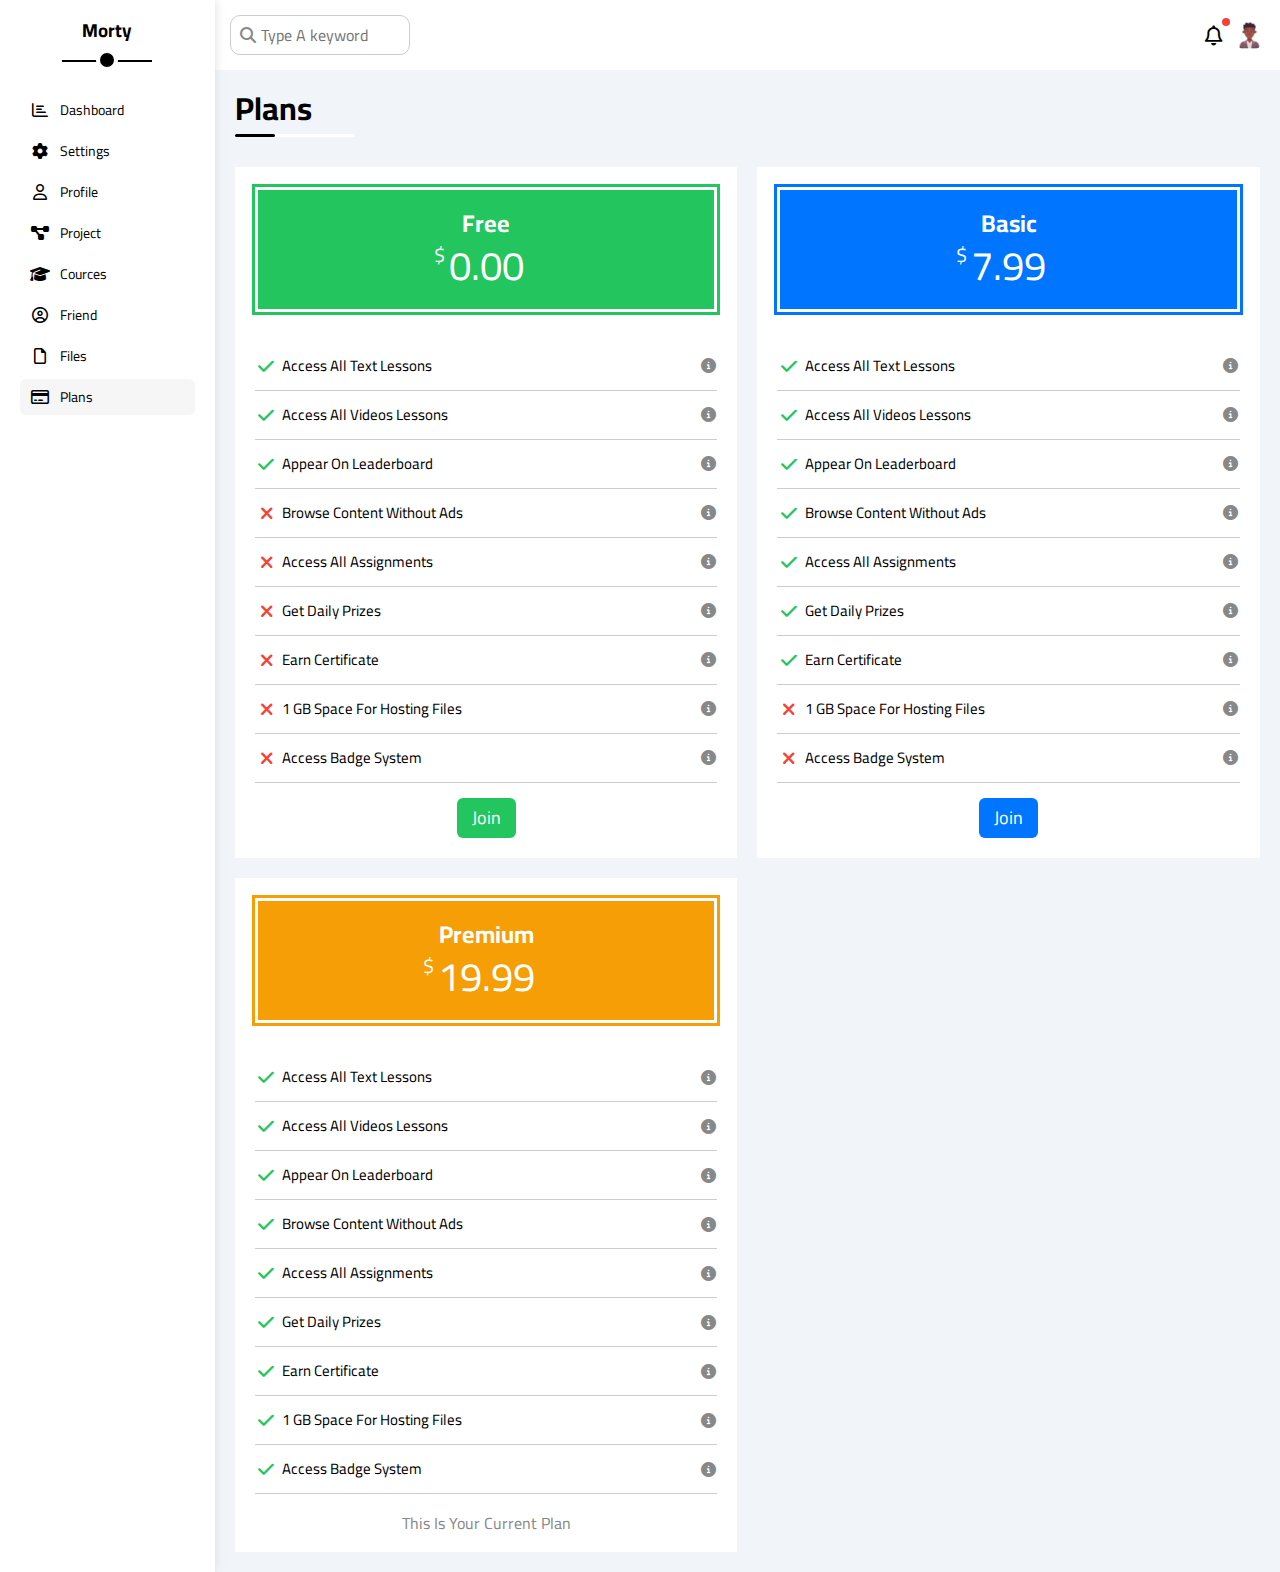
<file: plans.html>
<!DOCTYPE html>
<html lang="en">
  <head>
    <meta charset="UTF-8" />
    <meta name="viewport" content="width=device-width, initial-scale=1.0" />
    <title>Plans</title>
    <link rel="stylesheet" href="/css/normalize.css" />
    <link rel="stylesheet" href="/css/all.min.css" />
    <link rel="stylesheet" href="/css/main.css" />
    <link rel="preconnect" href="https://fonts.googleapis.com" />
    <link rel="preconnect" href="https://fonts.gstatic.com" crossorigin />
    <link
      href="https://fonts.googleapis.com/css2?family=Cairo:wght@400;500;600;700&display=swap"
      rel="stylesheet"
    />
  </head>
  <body>
    <div class="page">
      <div class="sidebar">
        <h3>Morty</h3>
        <ul>
          <li>
            <a href="index.html">
              <i class="fa-regular fa-chart-bar fa-fw"></i>
              <span>Dashboard</span>
            </a>
          </li>
          <li>
            <a href="settings.html">
              <i class="fa-solid fa-gear fa-fw"></i>
              <span>Settings</span>
            </a>
          </li>
          <li>
            <a href="profile.html">
              <i class="fa-regular fa-user fa-fw"></i>
              <span>Profile</span>
            </a>
          </li>
          <li>
            <a href="project.html">
              <i class="fa-solid fa-diagram-project fa-fw"></i>
              <span>Project</span>
            </a>
          </li>
          <li>
            <a href="cources.html">
              <i class="fa-solid fa-graduation-cap fa-fw"></i>
              <span>Cources</span>
            </a>
          </li>
          <li>
            <a href="friend.html">
              <i class="fa-regular fa-circle-user fa-fw"></i>
              <span>Friend</span>
            </a>
          </li>
          <li>
            <a href="files.html">
              <i class="fa-regular fa-file fa-fw"></i>
              <span>Files</span>
            </a>
          </li>
          <li>
            <a href="plans.html" class="active">
              <i class="fa-regular fa-credit-card fa-fw"></i>
              <span>Plans</span>
            </a>
          </li>
        </ul>
      </div>
      <div class="content">
        <div class="head">
          <div class="search">
            <input type="search" placeholder="Type A keyword" />
          </div>
          <div class="icons">
            <span class="notification">
              <i class="fa-regular fa-bell fa-lg"></i>
            </span>
            <img src="img/avatar-5.jpg" alt="avatar" />
          </div>
        </div>
        <h1 class="heading">Plans</h1>
        <div class="plans-page">
          <div class="plan green">
            <div class="top">
              <h2>Free</h2>
              <div><span>&dollar;</span>0.00</div>
            </div>
            <ul>
              <li>
                <i class="fa-solid fa-check fa-fw yes"></i>
                <span>Access All Text Lessons</span>
                <i class="fa-solid fa-circle-info fa-fw help"></i>
              </li>
              <li>
                <i class="fa-solid fa-check fa-fw yes"></i>
                <span>Access All Videos Lessons</span>
                <i class="fa-solid fa-circle-info fa-fw help"></i>
              </li>
              <li>
                <i class="fa-solid fa-check fa-fw yes"></i>
                <span>Appear On Leaderboard</span>
                <i class="fa-solid fa-circle-info fa-fw help"></i>
              </li>
              <li>
                <i class="fa-solid fa-xmark fa-fw"></i>
                <span>Browse Content Without Ads</span>
                <i class="fa-solid fa-circle-info fa-fw help"></i>
              </li>
              <li>
                <i class="fa-solid fa-xmark fa-fw"></i>
                <span>Access All Assignments</span>
                <i class="fa-solid fa-circle-info fa-fw help"></i>
              </li>
              <li>
                <i class="fa-solid fa-xmark fa-fw"></i>
                <span>Get Daily Prizes</span>
                <i class="fa-solid fa-circle-info fa-fw help"></i>
              </li>
              <li>
                <i class="fa-solid fa-xmark fa-fw"></i>
                <span>Earn Certificate</span>
                <i class="fa-solid fa-circle-info fa-fw help"></i>
              </li>
              <li>
                <i class="fa-solid fa-xmark fa-fw"></i>
                <span>1 GB Space For Hosting Files</span>
                <i class="fa-solid fa-circle-info fa-fw help"></i>
              </li>
              <li>
                <i class="fa-solid fa-xmark fa-fw"></i>
                <span>Access Badge System</span>
                <i class="fa-solid fa-circle-info fa-fw help"></i>
              </li>
            </ul>
            <a href="#">Join</a>
          </div>
          <div class="plan blue">
            <div class="top">
              <h2>Basic</h2>
              <div><span>&dollar;</span>7.99</div>
            </div>
            <ul>
              <li>
                <i class="fa-solid fa-check fa-fw yes"></i>
                <span>Access All Text Lessons</span>
                <i class="fa-solid fa-circle-info fa-fw help"></i>
              </li>
              <li>
                <i class="fa-solid fa-check fa-fw yes"></i>
                <span>Access All Videos Lessons</span>
                <i class="fa-solid fa-circle-info fa-fw help"></i>
              </li>
              <li>
                <i class="fa-solid fa-check fa-fw yes"></i>
                <span>Appear On Leaderboard</span>
                <i class="fa-solid fa-circle-info fa-fw help"></i>
              </li>
              <li>
                <i class="fa-solid fa-check fa-fw yes"></i>
                <span>Browse Content Without Ads</span>
                <i class="fa-solid fa-circle-info fa-fw help"></i>
              </li>
              <li>
                <i class="fa-solid fa-check fa-fw yes"></i>
                <span>Access All Assignments</span>
                <i class="fa-solid fa-circle-info fa-fw help"></i>
              </li>
              <li>
                <i class="fa-solid fa-check fa-fw yes"></i>
                <span>Get Daily Prizes</span>
                <i class="fa-solid fa-circle-info fa-fw help"></i>
              </li>
              <li>
                <i class="fa-solid fa-check fa-fw yes"></i>
                <span>Earn Certificate</span>
                <i class="fa-solid fa-circle-info fa-fw help"></i>
              </li>
              <li>
                <i class="fa-solid fa-xmark fa-fw"></i>
                <span>1 GB Space For Hosting Files</span>
                <i class="fa-solid fa-circle-info fa-fw help"></i>
              </li>
              <li>
                <i class="fa-solid fa-xmark fa-fw"></i>
                <span>Access Badge System</span>
                <i class="fa-solid fa-circle-info fa-fw help"></i>
              </li>
            </ul>
            <a href="#">Join</a>
          </div>
          <div class="plan orange">
            <div class="top">
              <h2>Premium</h2>
              <div><span>&dollar;</span>19.99</div>
            </div>
            <ul>
              <li>
                <i class="fa-solid fa-check fa-fw yes"></i>
                <span>Access All Text Lessons</span>
                <i class="fa-solid fa-circle-info fa-fw help"></i>
              </li>
              <li>
                <i class="fa-solid fa-check fa-fw yes"></i>
                <span>Access All Videos Lessons</span>
                <i class="fa-solid fa-circle-info fa-fw help"></i>
              </li>
              <li>
                <i class="fa-solid fa-check fa-fw yes"></i>
                <span>Appear On Leaderboard</span>
                <i class="fa-solid fa-circle-info fa-fw help"></i>
              </li>
              <li>
                <i class="fa-solid fa-check fa-fw yes"></i>
                <span>Browse Content Without Ads</span>
                <i class="fa-solid fa-circle-info fa-fw help"></i>
              </li>
              <li>
                <i class="fa-solid fa-check fa-fw yes"></i>
                <span>Access All Assignments</span>
                <i class="fa-solid fa-circle-info fa-fw help"></i>
              </li>
              <li>
                <i class="fa-solid fa-check fa-fw yes"></i>
                <span>Get Daily Prizes</span>
                <i class="fa-solid fa-circle-info fa-fw help"></i>
              </li>
              <li>
                <i class="fa-solid fa-check fa-fw yes"></i>
                <span>Earn Certificate</span>
                <i class="fa-solid fa-circle-info fa-fw help"></i>
              </li>
              <li>
                <i class="fa-solid fa-check fa-fw yes"></i>
                <span>1 GB Space For Hosting Files</span>
                <i class="fa-solid fa-circle-info fa-fw help"></i>
              </li>
              <li>
                <i class="fa-solid fa-check fa-fw yes"></i>
                <span>Access Badge System</span>
                <i class="fa-solid fa-circle-info fa-fw help"></i>
              </li>
            </ul>
            <p>This Is Your Current Plan</p>
          </div>
        </div>
      </div>
    </div>
  </body>
</html>
</file>
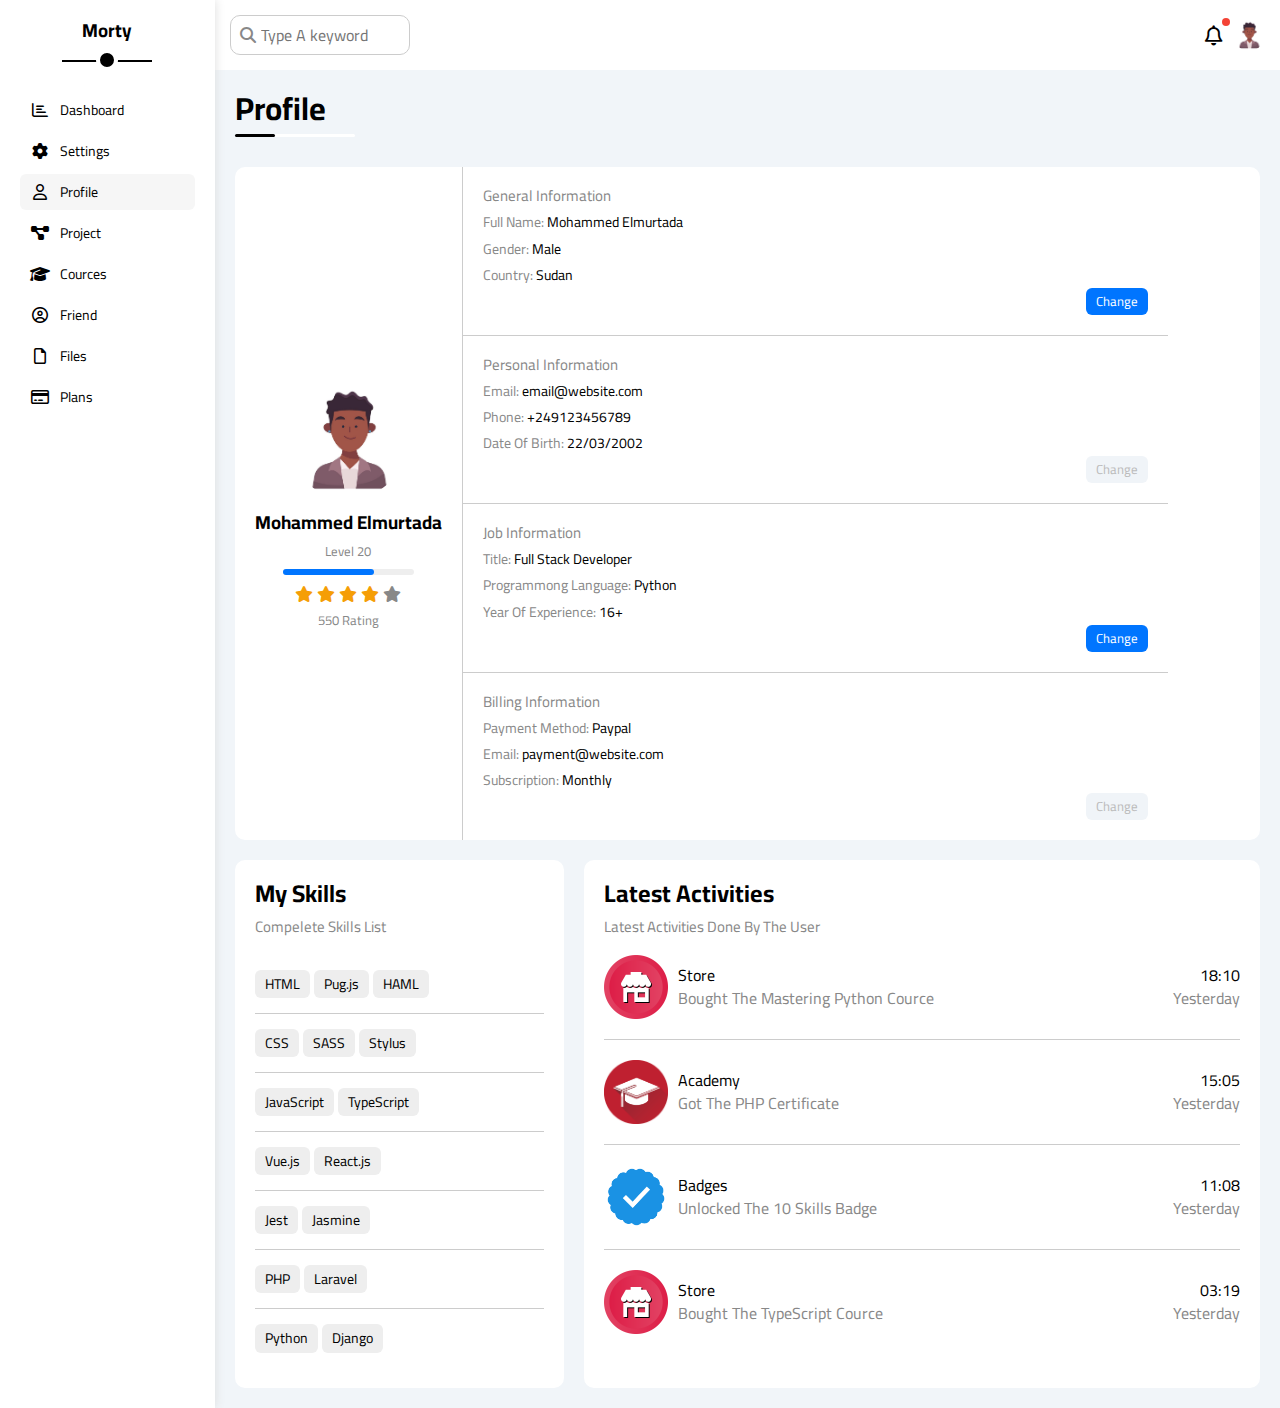
<file: profile.html>
<!DOCTYPE html>
<html lang="en">
  <head>
    <meta charset="UTF-8" />
    <meta name="viewport" content="width=device-width, initial-scale=1.0" />
    <title>Profile</title>
    <link rel="stylesheet" href="/css/normalize.css" />
    <link rel="stylesheet" href="/css/all.min.css" />
    <link rel="stylesheet" href="/css/main.css" />
    <link rel="preconnect" href="https://fonts.googleapis.com" />
    <link rel="preconnect" href="https://fonts.gstatic.com" crossorigin />
    <link
      href="https://fonts.googleapis.com/css2?family=Cairo:wght@400;500;600;700&display=swap"
      rel="stylesheet"
    />
  </head>
  <body>
    <div class="page">
      <div class="sidebar">
        <h3>Morty</h3>
        <ul>
          <li>
            <a href="index.html">
              <i class="fa-regular fa-chart-bar fa-fw"></i>
              <span>Dashboard</span>
            </a>
          </li>
          <li>
            <a href="settings.html">
              <i class="fa-solid fa-gear fa-fw"></i>
              <span>Settings</span>
            </a>
          </li>
          <li>
            <a href="profile.html" class="active">
              <i class="fa-regular fa-user fa-fw"></i>
              <span>Profile</span>
            </a>
          </li>
          <li>
            <a href="project.html">
              <i class="fa-solid fa-diagram-project fa-fw"></i>
              <span>Project</span>
            </a>
          </li>
          <li>
            <a href="cources.html">
              <i class="fa-solid fa-graduation-cap fa-fw"></i>
              <span>Cources</span>
            </a>
          </li>
          <li>
            <a href="friend.html">
              <i class="fa-regular fa-circle-user fa-fw"></i>
              <span>Friend</span>
            </a>
          </li>
          <li>
            <a href="files.html">
              <i class="fa-regular fa-file fa-fw"></i>
              <span>Files</span>
            </a>
          </li>
          <li>
            <a href="plans.html">
              <i class="fa-regular fa-credit-card fa-fw"></i>
              <span>Plans</span>
            </a>
          </li>
        </ul>
      </div>
      <div class="content">
        <div class="head">
          <div class="search">
            <input type="search" placeholder="Type A keyword" />
          </div>
          <div class="icons">
            <span class="notification">
              <i class="fa-regular fa-bell fa-lg"></i>
            </span>
            <img src="img/avatar-5.jpg" alt="avatar" />
          </div>
        </div>
        <h1 class="heading">Profile</h1>
        <div class="profile-page">
          <div class="overview">
            <div class="avatar-box">
              <img src="img/avatar-5.jpg" alt="avatar" />
              <h3>Mohammed Elmurtada</h3>
              <p>Level 20</p>
              <div class="level">
                <span style="width: 70%"></span>
              </div>
              <div class="rating">
                <i class="fa-solid fa-star c-orange"></i>
                <i class="fa-solid fa-star c-orange"></i>
                <i class="fa-solid fa-star c-orange"></i>
                <i class="fa-solid fa-star c-orange"></i>
                <i class="fa-solid fa-star c-gray"></i>
              </div>
              <p>550 Rating</p>
            </div>
            <div class="info-box">
              <div class="box">
                <h4>General Information</h4>
                <div>
                  <span class="c-gray">Full Name:</span>
                  <span>Mohammed Elmurtada</span>
                </div>
                <div>
                  <span class="c-gray">Gender:</span>
                  <span>Male</span>
                </div>
                <div>
                  <span class="c-gray">Country:</span>
                  <span>Sudan</span>
                </div>
                <a href="#">Change</a>
              </div>
              <div class="box">
                <h4>Personal Information</h4>
                <div>
                  <span class="c-gray">Email:</span>
                  <span>email@website.com</span>
                </div>
                <div>
                  <span class="c-gray">Phone:</span>
                  <span>+249123456789</span>
                </div>
                <div>
                  <span class="c-gray">Date Of Birth:</span>
                  <span>22/03/2002</span>
                </div>
                <a href="#" class="disabled">Change</a>
              </div>
              <div class="box">
                <h4>Job Information</h4>
                <div>
                  <span class="c-gray">Title:</span>
                  <span>Full Stack Developer</span>
                </div>
                <div>
                  <span class="c-gray">Programmong Language:</span>
                  <span>Python</span>
                </div>
                <div>
                  <span class="c-gray">Year Of Experience:</span>
                  <span>16+</span>
                </div>
                <a href="#">Change</a>
              </div>
              <div class="box">
                <h4>Billing Information</h4>
                <div>
                  <span class="c-gray">Payment Method:</span>
                  <span>Paypal</span>
                </div>
                <div>
                  <span class="c-gray">Email:</span>
                  <span>payment@website.com</span>
                </div>
                <div>
                  <span class="c-gray">Subscription:</span>
                  <span>Monthly</span>
                </div>
                <a href="#" class="disabled">Change</a>
              </div>
            </div>
          </div>
          <div class="other">
            <div class="skills">
              <h2>My Skills</h2>
              <p>Compelete Skills List</p>
              <ul>
                <li>
                  <span>HTML</span>
                  <span>Pug.js</span>
                  <span>HAML</span>
                </li>
                <li>
                  <span>CSS</span>
                  <span>SASS</span>
                  <span>Stylus</span>
                </li>
                <li>
                  <span>JavaScript</span>
                  <span>TypeScript</span>
                </li>
                <li>
                  <span>Vue.js</span>
                  <span>React.js</span>
                </li>
                <li>
                  <span>Jest</span>
                  <span>Jasmine</span>
                </li>
                <li>
                  <span>PHP</span>
                  <span>Laravel</span>
                </li>
                <li>
                  <span>Python</span>
                  <span>Django</span>
                </li>
              </ul>
            </div>
            <div class="active">
              <h2>Latest Activities</h2>
              <p>Latest Activities Done By The User</p>
              <div class="activity">
                <div class="row">
                  <img src="img/activity-01.png" alt="activity" />
                  <div class="info">
                    <span>Store</span>
                    <span class="c-gray">Bought The Mastering Python Cource</span>
                  </div>
                  <div class="date">
                    <span>18:10</span>
                    <span class="c-gray">Yesterday</span>
                  </div>
                </div>
                <div class="row">
                  <img src="img/activity-02.png" alt="activity" />
                  <div class="info">
                    <span>Academy</span>
                    <span class="c-gray">Got The PHP Certificate</span>
                  </div>
                  <div class="date">
                    <span>15:05</span>
                    <span class="c-gray">Yesterday</span>
                  </div>
                </div>
                <div class="row">
                  <img src="img/activity-03.png" alt="activity" />
                  <div class="info">
                    <span>Badges</span>
                    <span class="c-gray">Unlocked The 10 Skills Badge</span>
                  </div>
                  <div class="date">
                    <span>11:08</span>
                    <span class="c-gray">Yesterday</span>
                  </div>
                </div>
                <div class="row">
                  <img src="img/activity-01.png" alt="activity" />
                  <div class="info">
                    <span>Store</span>
                    <span class="c-gray">Bought The TypeScript Cource</span>
                  </div>
                  <div class="date">
                    <span>03:19</span>
                    <span class="c-gray">Yesterday</span>
                  </div>
                </div>
              </div>
            </div>
          </div>
        </div>
      </div>
    </div>
  </body>
</html>
</file>
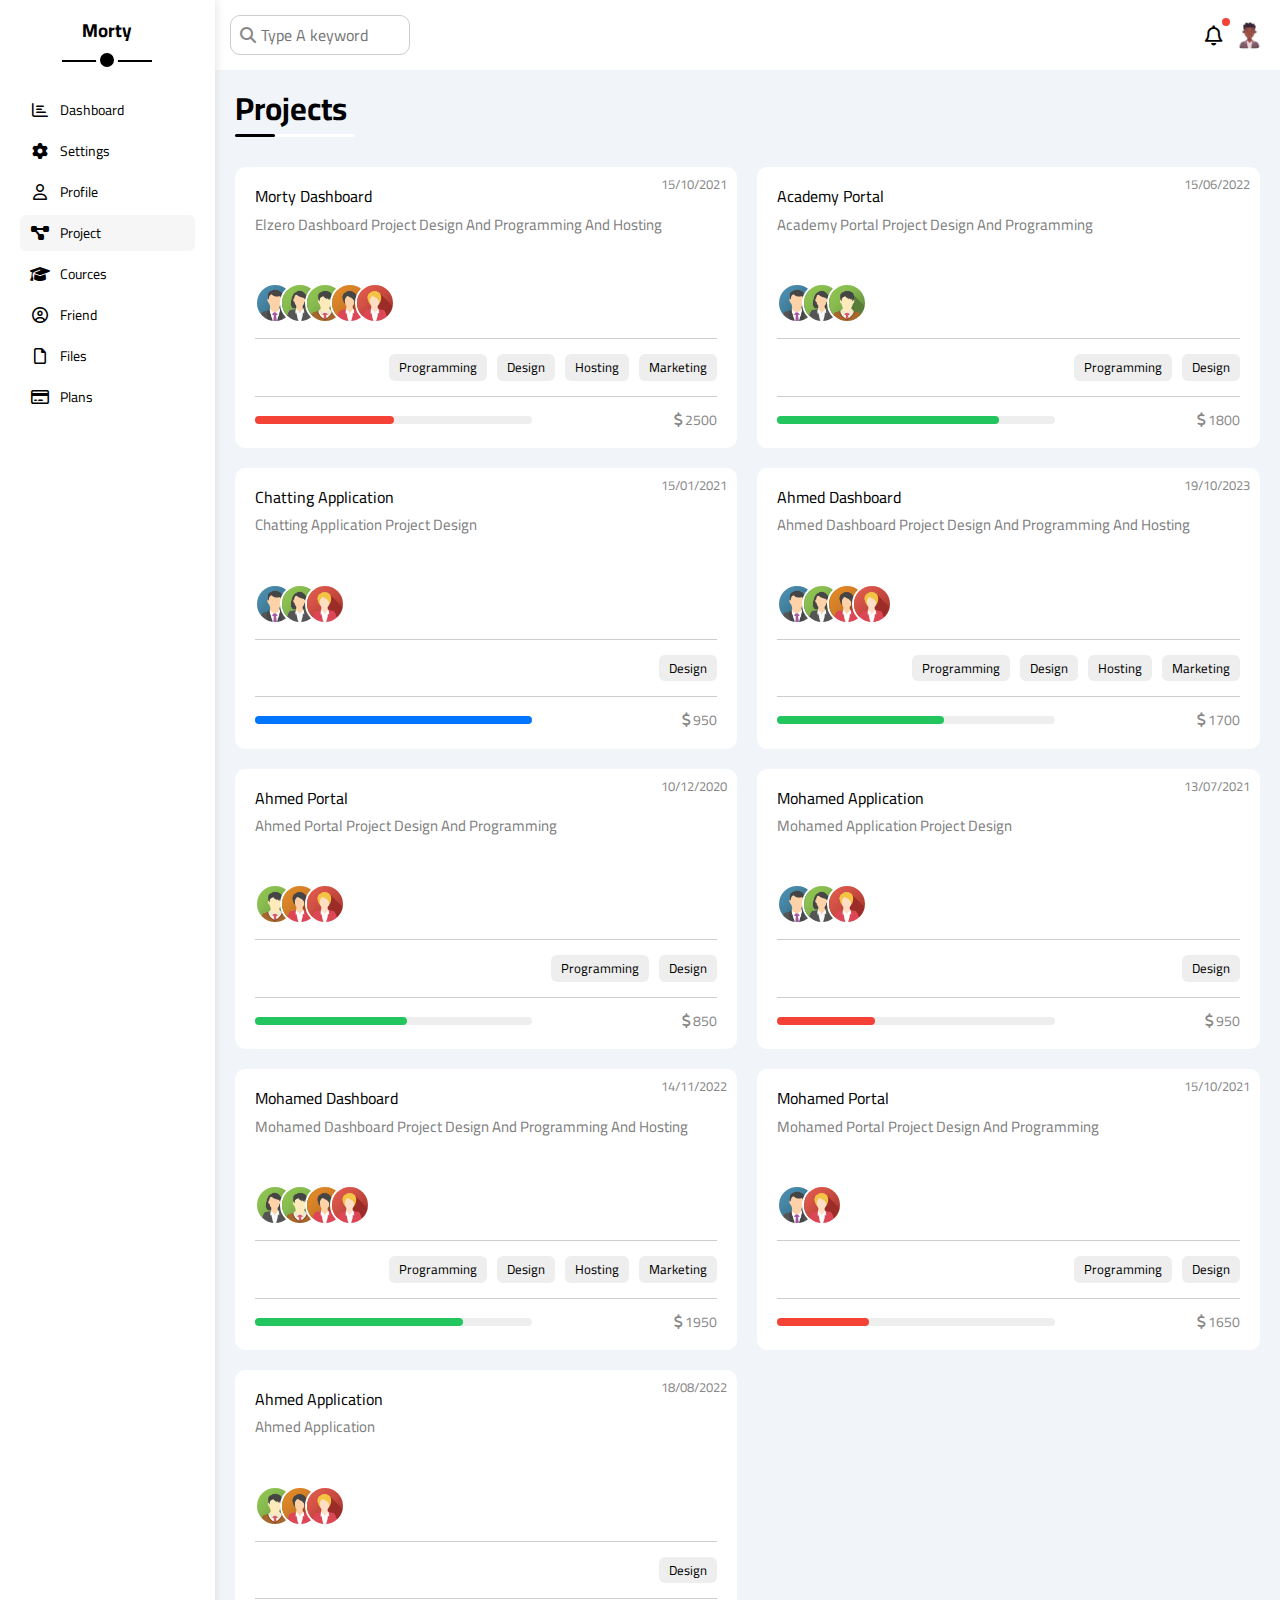
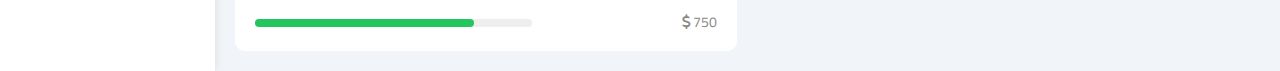
<file: project.html>
<!DOCTYPE html>
<html lang="en">
  <head>
    <meta charset="UTF-8" />
    <meta name="viewport" content="width=device-width, initial-scale=1.0" />
    <title>Projects</title>
    <link rel="stylesheet" href="/css/normalize.css" />
    <link rel="stylesheet" href="/css/all.min.css" />
    <link rel="stylesheet" href="/css/main.css" />
    <link rel="preconnect" href="https://fonts.googleapis.com" />
    <link rel="preconnect" href="https://fonts.gstatic.com" crossorigin />
    <link
      href="https://fonts.googleapis.com/css2?family=Cairo:wght@400;500;600;700&display=swap"
      rel="stylesheet"
    />
  </head>
  <body>
    <div class="page">
      <div class="sidebar">
        <h3>Morty</h3>
        <ul>
          <li>
            <a href="index.html">
              <i class="fa-regular fa-chart-bar fa-fw"></i>
              <span>Dashboard</span>
            </a>
          </li>
          <li>
            <a href="settings.html">
              <i class="fa-solid fa-gear fa-fw"></i>
              <span>Settings</span>
            </a>
          </li>
          <li>
            <a href="profile.html">
              <i class="fa-regular fa-user fa-fw"></i>
              <span>Profile</span>
            </a>
          </li>
          <li>
            <a href="project.html" class="active">
              <i class="fa-solid fa-diagram-project fa-fw"></i>
              <span>Project</span>
            </a>
          </li>
          <li>
            <a href="cources.html">
              <i class="fa-solid fa-graduation-cap fa-fw"></i>
              <span>Cources</span>
            </a>
          </li>
          <li>
            <a href="friend.html">
              <i class="fa-regular fa-circle-user fa-fw"></i>
              <span>Friend</span>
            </a>
          </li>
          <li>
            <a href="files.html">
              <i class="fa-regular fa-file fa-fw"></i>
              <span>Files</span>
            </a>
          </li>
          <li>
            <a href="plans.html">
              <i class="fa-regular fa-credit-card fa-fw"></i>
              <span>Plans</span>
            </a>
          </li>
        </ul>
      </div>
      <div class="content">
        <div class="head">
          <div class="search">
            <input type="search" placeholder="Type A keyword" />
          </div>
          <div class="icons">
            <span class="notification">
              <i class="fa-regular fa-bell fa-lg"></i>
            </span>
            <img src="img/avatar-5.jpg" alt="avatar" />
          </div>
        </div>
        <h1 class="heading">Projects</h1>
        <div class="projects-page">
          <div class="box">
            <span>15/10/2021</span>
            <h4>Morty Dashboard</h4>
            <p>Elzero Dashboard Project Design And Programming And Hosting</p>
            <div class="team">
              <a href="#"><img src="img/team-01.png" alt=""></a>
              <a href="#"><img src="img/team-02.png" alt=""></a>
              <a href="#"><img src="img/team-03.png" alt=""></a>
              <a href="#"><img src="img/team-04.png" alt=""></a>
              <a href="#"><img src="img/team-05.png" alt=""></a>
            </div>
            <div class="tech">
              <span>Programming</span>
              <span>Design</span>
              <span>Hosting</span>
              <span>Marketing</span>
            </div>
            <div class="info">
              <div class="prog red">
                <span style="width: 50%;"></span>
              </div>
              <div>
                <i class="fa-solid fa-dollar-sign"></i>
                2500
              </div>
            </div>
          </div>
          <div class="box">
            <span>15/06/2022</span>
            <h4>Academy Portal</h4>
            <p>Academy Portal Project Design And Programming</p>
            <div class="team">
              <a href="#"><img src="img/team-01.png" alt=""></a>
              <a href="#"><img src="img/team-02.png" alt=""></a>
              <a href="#"><img src="img/team-03.png" alt=""></a>
            </div>
            <div class="tech">
              <span>Programming</span>
              <span>Design</span>
            </div>
            <div class="info">
              <div class="prog green">
                <span style="width: 80%;"></span>
              </div>
              <div>
                <i class="fa-solid fa-dollar-sign"></i>
                1800
              </div>
            </div>
          </div>
          <div class="box">
            <span>15/01/2021</span>
            <h4>Chatting Application</h4>
            <p>Chatting Application Project Design</p>
            <div class="team">
              <a href="#"><img src="img/team-01.png" alt=""></a>
              <a href="#"><img src="img/team-02.png" alt=""></a>
              <a href="#"><img src="img/team-05.png" alt=""></a>
            </div>
            <div class="tech">
              <span>Design</span>
            </div>
            <div class="info">
              <div class="prog blue">
                <span style="width: 100%;"></span>
              </div>
              <div>
                <i class="fa-solid fa-dollar-sign"></i>
                950
              </div>
            </div>
          </div>
          <div class="box">
            <span>19/10/2023</span>
            <h4>Ahmed Dashboard</h4>
            <p>Ahmed Dashboard Project Design And Programming And Hosting</p>
            <div class="team">
              <a href="#"><img src="img/team-01.png" alt=""></a>
              <a href="#"><img src="img/team-02.png" alt=""></a>
              <a href="#"><img src="img/team-04.png" alt=""></a>
              <a href="#"><img src="img/team-05.png" alt=""></a>
            </div>
            <div class="tech">
              <span>Programming</span>
              <span>Design</span>
              <span>Hosting</span>
              <span>Marketing</span>
            </div>
            <div class="info">
              <div class="prog green">
                <span style="width: 60%;"></span>
              </div>
              <div>
                <i class="fa-solid fa-dollar-sign"></i>
                1700
              </div>
            </div>
          </div>
          <div class="box">
            <span>10/12/2020</span>
            <h4>Ahmed Portal</h4>
            <p>Ahmed Portal Project Design And Programming</p>
            <div class="team">
              <a href="#"><img src="img/team-03.png" alt=""></a>
              <a href="#"><img src="img/team-04.png" alt=""></a>
              <a href="#"><img src="img/team-05.png" alt=""></a>
            </div>
            <div class="tech">
              <span>Programming</span>
              <span>Design</span>
            </div>
            <div class="info">
              <div class="prog green">
                <span style="width: 55%;"></span>
              </div>
              <div>
                <i class="fa-solid fa-dollar-sign"></i>
                850
              </div>
            </div>
          </div>
          <div class="box">
            <span>13/07/2021</span>
            <h4>Mohamed Application</h4>
            <p>Mohamed Application Project Design</p>
            <div class="team">
              <a href="#"><img src="img/team-01.png" alt=""></a>
              <a href="#"><img src="img/team-02.png" alt=""></a>
              <a href="#"><img src="img/team-05.png" alt=""></a>
            </div>
            <div class="tech">
              <span>Design</span>
            </div>
            <div class="info">
              <div class="prog red">
                <span style="width: 35%;"></span>
              </div>
              <div>
                <i class="fa-solid fa-dollar-sign"></i>
                950
              </div>
            </div>
          </div>
          <div class="box">
            <span>14/11/2022</span>
            <h4>Mohamed Dashboard</h4>
            <p>Mohamed Dashboard Project Design And Programming And Hosting</p>
            <div class="team">
              <a href="#"><img src="img/team-02.png" alt=""></a>
              <a href="#"><img src="img/team-03.png" alt=""></a>
              <a href="#"><img src="img/team-04.png" alt=""></a>
              <a href="#"><img src="img/team-05.png" alt=""></a>
            </div>
            <div class="tech">
              <span>Programming</span>
              <span>Design</span>
              <span>Hosting</span>
              <span>Marketing</span>
            </div>
            <div class="info">
              <div class="prog green">
                <span style="width: 75%;"></span>
              </div>
              <div>
                <i class="fa-solid fa-dollar-sign"></i>
                1950
              </div>
            </div>
          </div>
          <div class="box">
            <span>15/10/2021</span>
            <h4>Mohamed Portal</h4>
            <p>Mohamed Portal Project Design And Programming</p>
            <div class="team">
              <a href="#"><img src="img/team-01.png" alt=""></a>
              <a href="#"><img src="img/team-05.png" alt=""></a>
            </div>
            <div class="tech">
              <span>Programming</span>
              <span>Design</span>
            </div>
            <div class="info">
              <div class="prog red">
                <span style="width: 33%;"></span>
              </div>
              <div>
                <i class="fa-solid fa-dollar-sign"></i>
                1650
              </div>
            </div>
          </div>
          <div class="box">
            <span>18/08/2022</span>
            <h4>Ahmed Application</h4>
            <p>Ahmed Application</p>
            <div class="team">
              <a href="#"><img src="img/team-03.png" alt=""></a>
              <a href="#"><img src="img/team-04.png" alt=""></a>
              <a href="#"><img src="img/team-05.png" alt=""></a>
            </div>
            <div class="tech">
              <span>Design</span>
            </div>
            <div class="info">
              <div class="prog green">
                <span style="width: 79%;"></span>
              </div>
              <div>
                <i class="fa-solid fa-dollar-sign"></i>
                750
              </div>
            </div>
          </div>
        </div>
      </div>
    </div>
  </body>
</html>
</file>
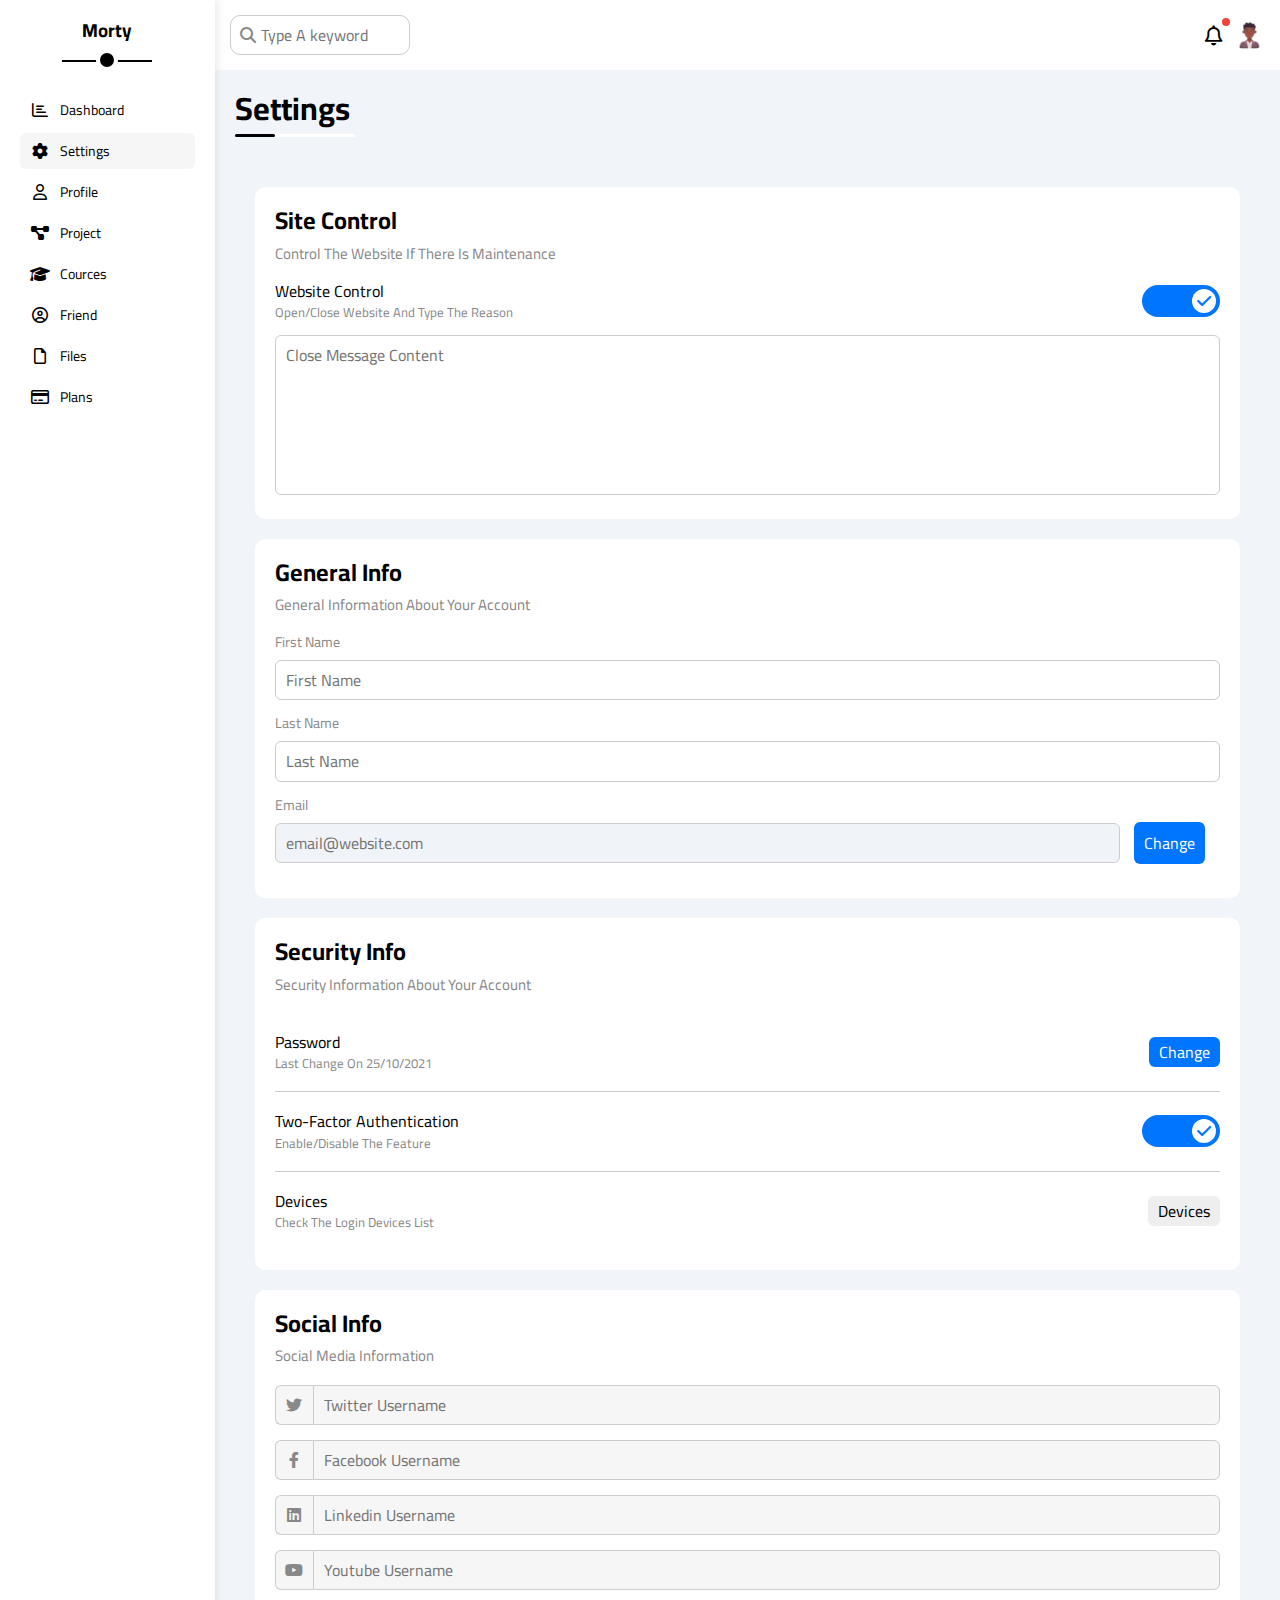
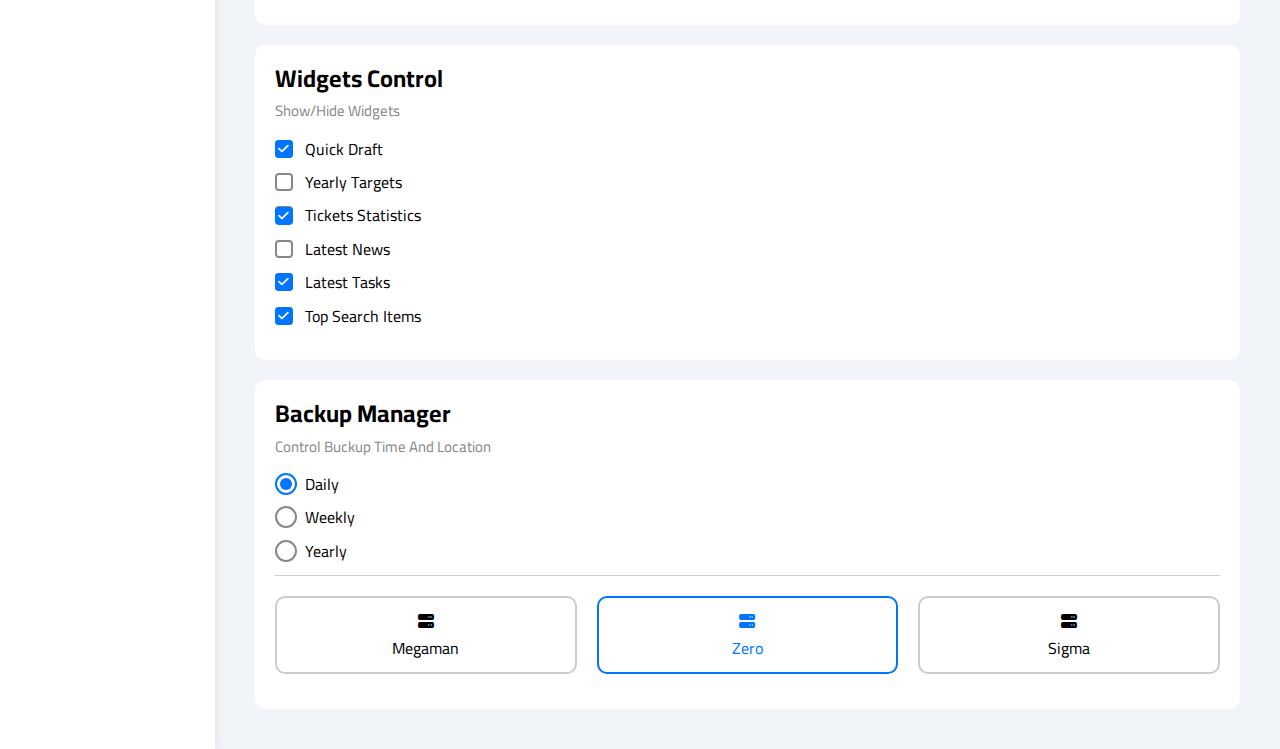
<file: settings.html>
<!DOCTYPE html>
<html lang="en">
  <head>
    <meta charset="UTF-8" />
    <meta name="viewport" content="width=device-width, initial-scale=1.0" />
    <title>Settings</title>
    <link rel="stylesheet" href="/css/normalize.css" />
    <link rel="stylesheet" href="/css/all.min.css" />
    <link rel="stylesheet" href="/css/main.css" />
    <link rel="preconnect" href="https://fonts.googleapis.com" />
    <link rel="preconnect" href="https://fonts.gstatic.com" crossorigin />
    <link
      href="https://fonts.googleapis.com/css2?family=Cairo:wght@400;500;600;700&display=swap"
      rel="stylesheet"
    />
  </head>
  <body>
    <div class="page">
      <div class="sidebar">
        <h3>Morty</h3>
        <ul>
          <li>
            <a href="index.html">
              <i class="fa-regular fa-chart-bar fa-fw"></i>
              <span>Dashboard</span>
            </a>
          </li>
          <li>
            <a href="settings.html" class="active">
              <i class="fa-solid fa-gear fa-fw"></i>
              <span>Settings</span>
            </a>
          </li>
          <li>
            <a href="profile.html">
              <i class="fa-regular fa-user fa-fw"></i>
              <span>Profile</span>
            </a>
          </li>
          <li>
            <a href="project.html">
              <i class="fa-solid fa-diagram-project fa-fw"></i>
              <span>Project</span>
            </a>
          </li>
          <li>
            <a href="cources.html">
              <i class="fa-solid fa-graduation-cap fa-fw"></i>
              <span>Cources</span>
            </a>
          </li>
          <li>
            <a href="friend.html">
              <i class="fa-regular fa-circle-user fa-fw"></i>
              <span>Friend</span>
            </a>
          </li>
          <li>
            <a href="files.html">
              <i class="fa-regular fa-file fa-fw"></i>
              <span>Files</span>
            </a>
          </li>
          <li>
            <a href="plans.html">
              <i class="fa-regular fa-credit-card fa-fw"></i>
              <span>Plans</span>
            </a>
          </li>
        </ul>
      </div>
      <div class="content">
        <div class="head">
          <div class="search">
            <input type="search" placeholder="Type A keyword" />
          </div>
          <div class="icons">
            <span class="notification">
              <i class="fa-regular fa-bell fa-lg"></i>
            </span>
            <img src="img/avatar-5.jpg" alt="avatar" />
          </div>
        </div>
        <h1 class="heading">Settings</h1>
        <div class="setting-page">
          <div class="site-control">
            <h2>Site Control</h2>
            <p>Control The Website If There Is Maintenance</p>
            <div class="controler">
              <div>
                <span>Website Control</span>
                <p>Open/Close Website And Type The Reason</p>
              </div>
              <div>
                <label>
                  <input type="checkbox" class="switch" checked />
                  <div class="toggle"></div>
                </label>
              </div>
            </div>
            <textarea placeholder="Close Message Content"></textarea>
          </div>
          <div class="general">
            <h2>General Info</h2>
            <p>General Information About Your Account</p>
            <div>
              <label for="first">First Name</label>
              <input type="text" id="first" placeholder="First Name" />
            </div>
            <div>
              <label for="last">Last Name</label>
              <input type="text" id="last" placeholder="Last Name" />
            </div>
            <div>
              <label for="email">Email</label>
              <input
                type="email"
                id="email"
                placeholder="email@website.com"
                disabled
              />
              <a href="#">Change</a>
            </div>
          </div>
          <div class="security">
            <h2>Security Info</h2>
            <p>Security Information About Your Account</p>
            <div>
              <div>
                <span>Password</span>
                <p>Last Change On 25/10/2021</p>
              </div>
              <a href="#">Change</a>
            </div>
            <div>
              <div>
                <span>Two-Factor Authentication</span>
                <p>Enable/Disable The Feature</p>
              </div>
              <div>
                <label>
                  <input type="checkbox" class="switch" checked />
                  <div class="toggle"></div>
                </label>
              </div>
            </div>
            <div>
              <div>
                <span>Devices</span>
                <p>Check The Login Devices List</p>
              </div>
              <a href="#">Devices</a>
            </div>
          </div>
          <div class="social-info">
            <h2>Social Info</h2>
            <p>Social Media Information</p>
            <div class="row">
              <i class="fa-brands fa-twitter c-gray"></i>
              <input type="text" placeholder="Twitter Username">
            </div>
            <div class="row">
              <i class="fa-brands fa-facebook-f c-gray"></i>
              <input type="text" placeholder="Facebook Username">
            </div>
            <div class="row">
              <i class="fa-brands fa-linkedin c-gray"></i>
              <input type="text" placeholder="Linkedin Username">
            </div>
            <div class="row">
              <i class="fa-brands fa-youtube c-gray"></i>
              <input type="text" placeholder="Youtube Username">
            </div>
          </div>
          <div class="widgets-control">
            <h2>Widgets Control</h2>
            <p>Show/Hide Widgets</p>
            <div class="custom">
              <input type="checkbox" id="one" checked>
              <label for="one">Quick Draft</label>
            </div>
            <div class="custom">
              <input type="checkbox" id="two">
              <label for="two">Yearly Targets</label>
            </div>
            <div class="custom">
              <input type="checkbox" id="three" checked>
              <label for="three">Tickets Statistics</label>
            </div>
            <div class="custom">
              <input type="checkbox" id="four">
              <label for="four">Latest News</label>
            </div>
            <div class="custom">
              <input type="checkbox" id="five" checked>
              <label for="five">Latest Tasks</label>
            </div>
            <div class="custom">
              <input type="checkbox" id="six" checked>
              <label for="six">Top Search Items</label>
            </div>
          </div>
          <div class="buckup-manger">
            <h2>Backup Manager</h2>
            <p>Control Buckup Time And Location</p>
            <div class="time">
              <input type="radio" name="time" id="daily" checked>
              <label for="daily">Daily</label>
            </div>
            <div class="time">
              <input type="radio" name="time" id="weekly">
              <label for="weekly">Weekly</label>
            </div>
            <div class="time">
              <input type="radio" name="time" id="yearly">
              <label for="yearly">Yearly</label>
            </div>
            <div class="servers">
              <input type="radio" id="s-one" name="server">
              <div class="server">
                <label for="s-one">
                  <i class="fa-solid fa-server"></i>
                  Megaman
                </label>
              </div>
              <input type="radio" id="s-two" name="server" checked>
              <div class="server">
                <label for="s-two">
                  <i class="fa-solid fa-server"></i>
                  Zero
                </label>
              </div>
              <input type="radio" id="s-three" name="server">
              <div class="server">
                <label for="s-three">
                  <i class="fa-solid fa-server"></i>
                  Sigma
                </label>
              </div>
            </div>
          </div>
        </div>
      </div>
    </div>
  </body>
</html>
</file>
<file: css/main.css>
/* Varible */
:root {
    --transition: 0.3s;
    --blue-color: #0075ff;
    --blue-color-alt: #0d69d5;
    --orange-color: #f59e06;
    --green-color: #22c55e;
    --red-color: #f44336;
    --gray-color: #888;
}

/* Varible */
/* Globle Rules */
* {
    box-sizing: border-box;
    margin: 0;
    padding: 0;
}

body {
    font-family: 'Cairo', sans-serif;
}

a {
    text-decoration: none;
}

a:visited {
    color: black;
}

ul {
    list-style: none;
}

input:focus,
textarea:focus {
    outline: none;
}

input::placeholder,
textarea::placeholder {
    transition: 0.3s;
}

input:focus::placeholder,
textarea:focus::placeholder {
    opacity: 0;
}

:disabled {
    cursor: no-drop;
    background-color: #f0f4f8;
    color: #bbb;
}

/* Globle Rules */
/* Component */
.btn-style {
    display: block;
    width: fit-content;
    border-radius: 6px;
    background-color: var(--blue-color);
    color: white;
    padding: 6px 10px;
    transition: var(--transition);
    border: none;
    margin-top: 10px;
    margin-bottom: 10px;
}

.btn-style:hover {
    background-color: var(--blue-color-alt);
}

.c-red {
    color: var(--red-color);
}

.c-orange {
    color: var(--orange-color);
}

.c-green {
    color: var(--green-color);
}

.c-blue {
    color: var(--blue-color);
}

.c-gray {
    color: var(--gray-color);
}

/* Component */
::-webkit-scrollbar {
    width: 15px;
}

::-webkit-scrollbar-track {
    background-color: white;
}

::-webkit-scrollbar-thumb {
    background-color: var(--blue-color);
}

::-webkit-scrollbar-thumb:hover {
    background-color: var(--blue-color-alt);
}

/* The Page */
.page {
    display: flex;
    min-height: 100vh;
    background-color: #f1f5f9;
}

/* The Page */

/* Side Bar */
.sidebar {
    position: relative;
    background-color: white;
    padding: 20px;
    width: 250px;
    box-shadow: 0 0 10px #ddd;
}

.sidebar h3 {
    position: relative;
    margin: 0 auto 50px;
    text-align: center;
}

.sidebar h3::before,
.sidebar h3::after {
    content: "";
    position: absolute;
    background-color: black;
    left: 50%;
    transform: translateX(-50%);
}

.sidebar h3::before {
    width: 90px;
    height: 2px;
    bottom: -20px;
}

.sidebar h3::after {
    width: 14px;
    height: 14px;
    border-radius: 50%;
    border: 4px solid white;
    bottom: -29px;
}

.sidebar ul li a {
    display: flex;
    align-items: center;
    padding: 10px;
    margin-bottom: 5px;
    border-radius: 6px;
    gap: 10px;
    color: black;
    transition: var(--transition);
}

.sidebar ul li a.active,
.sidebar ul li a:hover {
    background-color: #f6f6f6;
}

.sidebar ul li a span {
    font-size: 14px;
}

@media (max-width: 767px) {
    .sidebar {
        padding: 10px;
        width: 62px;
    }

    .sidebar h3 {
        margin: 0 auto 20px;
        font-size: 14px;
    }

    .sidebar h3::before,
    .sidebar h3::after {
        display: none;
    }

    .sidebar ul li a span {
        display: none;
    }
}

/* Side Bar */
.page .content {
    width: 100%;
    overflow: hidden;
}

/* Content head */
.head {
    display: flex;
    justify-content: space-between;
    align-items: center;
    padding: 15px;
    background-color: white;
}

.head .search {
    position: relative;
}

.head .search::before {
    content: "\f002";
    font-family: var(--fa-style-family-classic);
    font-weight: 900;
    color: var(--gray-color);
    position: absolute;
    top: 50%;
    transform: translateY(-50%);
    left: 10px;
}

.head .search input {
    padding: 10px 10px 10px 30px;
    border-radius: 10px;
    border: 1px solid #ccc;
    width: 180px;
    transition: var(--transition);
}

.head .search input:focus {
    width: 200px;
}

.head .icons {
    display: flex;
    align-items: center;
    gap: 10px;
}

.head .notification {
    position: relative;
    display: flex;
    justify-content: center;
    align-items: center;
    cursor: pointer;
}

.head .notification::before {
    content: "";
    background-color: var(--red-color);
    width: 8px;
    height: 8px;
    border-radius: 50%;
    position: absolute;
    top: -17px;
    right: -7px;
}

.head .icons img {
    width: 32px;
    height: 32px;
    border-radius: 50%;
}

/* Content Head */

/* Heading */
.page .content h1 {
    margin: 20px 20px 40px;
    position: relative;
}

.page .content h1::before,
.page .content h1::after {
    content: "";
    position: absolute;
    height: 3px;
    border-radius: 10px;
    left: 0;
    bottom: -10px;
}

.page .content h1::before {
    width: 120px;
    background-color: white;
}

.page .content h1::after {
    width: 40px;
    background-color: black;
}

/* Heading */

/* Wrapper */
.wrapper {
    display: grid;
    grid-template-columns: repeat(auto-fill, minmax(450px, 1fr));
    gap: 20px;
    margin-left: 20px;
    margin-right: 20px;
}

.wrapper>div {
    border-radius: 10px;
    background-color: white;
    padding: 20px;
}

@media (max-width: 767px) {
    .wrapper {
        display: grid;
        grid-template-columns: minmax(200px, 1fr);
        gap: 10px;
        margin-left: 10px;
        margin-right: 10px;
    }
}

/* Welecome Widgit */
.welecome {
    overflow: hidden;
    padding: 0 !important;
}

.welecome .intro {
    padding: 20px;
    display: flex;
    justify-content: space-between;
    align-items: flex-start;
    background-color: #eee;
}

.welecome .intro p {
    color: var(--gray-color);
    margin-top: 5px;
}

.welecome .intro img {
    width: 170px;
    margin-bottom: -15px;
}

.welecome .avatar {
    width: 64px;
    height: 64px;
    border-radius: 50%;
    margin-top: -30px;
    margin-left: 30px;
    box-shadow: 0 0 5px #ddd;
}

.welecome .body {
    display: flex;
    padding: 20px;
    margin: 20px 0;
    text-align: center;
    border-top: 1px solid #eee;
    border-bottom: 1px solid #eee;
}

.welecome .body>div {
    flex: 1;
}

.welecome .body>div span {
    display: block;
    font-size: 14px;
    color: var(--gray-color);
    margin-top: 10px;
    margin-bottom: 10px;
}

.welecome .visit {
    margin: 10px 20px 10px auto;
}

@media (max-width: 767px) {
    .welecome {
        display: block;
        text-align: center;
    }

    .welecome .intro img {
        display: none;
    }

    .welecome .intro p {
        text-align: left;
    }

    .welecome .avatar {
        margin-left: 0;
    }

    .welecome .body {
        display: block;
    }

    .welecome .body>div span {
        margin-top: 5px;
        margin-bottom: 15px;
    }
}

/* Welecome Widgit */

/* Quick Draft */

.quick-draft h2 {
    margin-top: 0;
    margin-bottom: 10px;
}

.quick-draft p {
    color: var(--gray-color);
    font-size: 15px;
    margin-bottom: 20px;
}

.quick-draft input[type="text"] {
    display: block;
    padding: 10px;
    background-color: #eee;
    border-radius: 6px;
    border: none;
    width: 100%;
    margin-bottom: 15px;
}

.quick-draft textarea {
    display: block;
    padding: 10px;
    background-color: #eee;
    border-radius: 6px;
    border: none;
    width: 100%;
    margin-bottom: 15px;
    resize: none;
    min-height: 130px;
}

@media (max-width: 991px) {
    .quick-draft textarea {
        min-height: 200px;
    }
}

.quick-draft textarea:focus {
    outline: none;
}

.quick-draft [type="submit"] {
    margin-left: auto;
}

/* Quick Draft */

/* Target */
.target h2 {
    margin-bottom: 10px;
}

.target p {
    margin-bottom: 20px;
    font-size: 15px;
    color: var(--gray-color);
}

.target .row {
    display: flex;
    align-items: center;
    margin-bottom: 20px;
    gap: 15px;
}

.target .row .icons {
    width: 80px;
    height: 80px;
    display: grid;
    place-items: center;
}

.target .row .detail {
    flex: 1;
}

.target .row .detail>span:first-child {
    color: var(--gray-color);
    font-size: 14px;
}

.target .row .detail>span:nth-child(2) {
    display: block;
    font-weight: bold;
    margin-top: 5px;
    margin-bottom: 10px;
}

.target .row .detail .prog {
    position: relative;
    width: 100%;
    height: 4px;
}

.target .row .detail .prog>span {
    position: relative;
    display: block;
    height: 100%;

}

.target .row .detail .prog>span span {
    position: absolute;
    right: 0;
    top: -30px;
    transform: translateX(50%);
    color: white;
    border-radius: 6px;
    padding: 3px 6px;
    font-size: 12px;
}

.target .row .detail .prog>span span::before {
    content: "";
    border: 5px solid transparent;
    position: absolute;
    border-top-color: black;
    bottom: -10px;
    right: 50%;
    transform: translateX(50%);
}

.target .blue .icons,
.target .blue .detail .prog {
    background-color: rgb(0 117 255 / 20%);
}

.target .blue .icons i {
    color: var(--blue-color);
}

.target .blue .detail .prog>span,
.target .blue .detail .prog>span span {
    background-color: var(--blue-color);
}

.target .blue .detail .prog>span span::before {
    border-top-color: var(--blue-color);
}

.target .orange .icons,
.target .orange .detail .prog {
    background-color: rgb(245 158 6 / 20%);
}

.target .orange .icons i {
    color: var(--orange-color);
}

.target .orange .detail .prog>span,
.target .orange .detail .prog>span span {
    background-color: var(--orange-color);
}

.target .orange .detail .prog>span span::before {
    border-top-color: var(--orange-color);
}

.target .green .icons,
.target .green .detail .prog {
    background-color: rgb(34 197 94 / 20%);
}

.target .green .icons i {
    color: var(--green-color);
}

.target .green .detail .prog>span,
.target .green .detail .prog>span span {
    background-color: var(--green-color);
}

.target .green .detail .prog>span span::before {
    border-top-color: var(--green-color);
}

/* Target */

/* Ticket */
.ticket h2 {
    margin-top: 0;
    margin-bottom: 10px;
}

.ticket p {
    color: var(--gray-color);
    font-size: 15px;
    margin-top: 0;
    margin-bottom: 20px;
}

.ticket .holder {
    display: flex;
    flex-wrap: wrap;
    gap: 20px;
}

.ticket .box {
    padding: 20px;
    border-radius: 10px;
    font-size: 13px;
    text-align: center;
    border: 1px solid #ccc;
    width: calc(50% - 10px);
}

@media (max-width: 767px) {
    .ticket .box {
        width: 100%;
    }
}

.ticket .box span {
    display: block;
}

.ticket .box span:first-of-type {
    font-weight: bold;
    font-size: 25px;
    margin-bottom: 5px;
    margin-top: 10px;
}

/* Ticket */

/* News */
.news h2 {
    margin-bottom: 20px;
}

.news .row {
    display: flex;
    align-items: center;
    gap: 15px;
}

.news .row:not(:last-of-type) {
    margin-bottom: 20px;
    padding-bottom: 20px;
    border-bottom: 1px solid #ccc;
}

.news .row img {
    width: 100px;
    border-radius: 6px;
}

.news .row .info {
    flex-grow: 1;
}

.news .row .info h3 {
    margin-bottom: 5px;
    font-size: 16px;
}

.news .row .info p {
    font-size: 14px;
    margin: 0;
    color: var(--gray-color);
}

.news .row .label {
    font-size: 13px;
    background-color: #eee;
    padding: 6px 10px;
    border-radius: 6px;
}

@media (max-width: 767px) {
    .news .row {
        flex-direction: column;
        text-align: center;
    }

    .news .row img {
        width: 100%;
    }
}

/* News */

/* Tasks */
.tasks h2 {
    margin-top: 0;
    margin-bottom: 20px;
}

.tasks .row {
    display: flex;
    align-items: center;
    justify-content: space-between;
}

.tasks .row:not(:last-of-type) {
    margin-bottom: 15px;
    padding-bottom: 15px;
    border-bottom: 1px solid #ccc;
}

.tasks .row h3 {
    font-size: 15px;
    margin-bottom: 5px;
}

.tasks .row p {
    font-size: 15px;
    color: var(--gray-color);
}

.tasks .row i {
    transition: var(--transition);
    cursor: pointer;
}

.tasks .row i:hover {
    color: var(--red-color);
}

.tasks .done {
    opacity: 0.3;
}

.tasks .done h3,
.tasks .done p {
    text-decoration: line-through;
}

/* Tasks */

/* Top Search */
.top h2 {
    margin-bottom: 20px;
}

.top .thead {
    display: flex;
    align-items: center;
    justify-content: space-between;
    color: var(--gray-color);
    margin-bottom: 15px;
}

.top .items {
    display: flex;
    align-items: center;
    justify-content: space-between;
    padding-bottom: 15px;
    margin-bottom: 15px;
}

.top .items div:last-child {
    background-color: #eee;
    font-size: 13px;
    padding: 6px 10px;
    border-radius: 6px;
}

/* Top Search */

/* Uplaod */
.upload h2 {
    margin-bottom: 20px;
}

.upload ul li {
    display: flex;
    margin-bottom: 10px;
    padding-bottom: 10px;
    align-items: center;
    justify-content: space-between;
}

.upload ul li div:first-child {
    display: flex;
    align-items: center;
    gap: 10px;
}

.upload ul li div:first-child img {
    width: 40px;
    height: 40px;
}

.upload ul li div:first-child span {
    display: block;
}

.upload ul li div:first-child span:last-child {
    font-size: 15px;
    color: var(--gray-color);
}

.upload ul li>div:last-child {
    padding: 6px 10px;
    border-radius: 6px;
    background-color: #eee;
    font-size: 13px;
}

/* Uplaod */
.project {
    position: relative;
}

.project h2 {
    margin-bottom: 20px;
}

.project ul {
    position: relative;
}

.project ul::before {
    content: "";
    height: 100%;
    width: 2px;
    background-color: var(--blue-color);
    position: absolute;
    left: 11px;
}

.project ul li {
    margin-top: 25px;
    display: flex;
    align-items: center;
    gap: 15px;
}

.project ul li::before {
    content: "";
    display: block;
    width: 20px;
    height: 20px;
    border-radius: 50%;
    background-color: white;
    border: 2px solid white;
    outline: 2px solid var(--blue-color);
    z-index: 1;
}

.project ul .done::before {
    background-color: var(--blue-color);
}

.project ul .current::before {
    animation: current 1.5s infinite alternate;
}

.project img {
    position: absolute;
    bottom: 0;
    right: 0;
    width: 160px;
    opacity: 0.2;
}

@media (max-width: 767px) {
    .project img {
        display: none;
    }

    .project ul::before {
        height: calc(100% - 5px);
    }
}

/* Uplaod */

/* Reminder */
.reminder {
    position: relative;
}

.reminder h2 {
    margin-bottom: 20px;
}

.reminder ul li {
    display: flex;
    align-items: center;
    gap: 15px;
    margin-bottom: 15px;
}

.reminder ul li>span {
    width: 15px;
    height: 15px;
    border-radius: 50%;
}

.reminder ul .red>span {
    background-color: var(--red-color);
}

.reminder ul .green>span {
    background-color: var(--green-color);
}

.reminder ul .orange>span {
    background-color: var(--orange-color);
}

.reminder ul .blue>span {
    background-color: var(--blue-color);
}

.reminder ul li>div {
    padding-left: 15px;
    border-left: 2px solid transparent;
}

.reminder ul .blue>div {
    border-left-color: var(--blue-color);
}

.reminder ul .orange>div {
    border-left-color: var(--orange-color);
}

.reminder ul .red>div {
    border-left-color: var(--red-color);
}

.reminder ul .green>div {
    border-left-color: var(--green-color);
}

.reminder ul li>div p {
    font-size: 14px;
    font-weight: bold;
    margin-bottom: 5px;
}

.reminder ul li>div span {
    font-size: 13px;
    color: var(--gray-color);
}

/* Reminder */

/* Post */
.post h2 {
    margin-bottom: 20px;
}

.post .poster {
    display: flex;
    align-items: center;
    gap: 15px;
}

.post .poster img {
    width: 48px;
    height: 48px;
    border-radius: 50%;
}

.post .info span:first-of-type {
    display: block;
    font-weight: bold;
    margin-bottom: 5px;
}

.post .info span:last-of-type {
    color: var(--gray-color);
}

.post .content {
    text-transform: capitalize;
    line-height: 1.8;
    margin-top: 20px;
    margin-bottom: 20px;
    padding-top: 20px;
    padding-bottom: 20px;
    text-align: justify;
    border-top: 1px solid #ccc;
    border-bottom: 1px solid #ccc;
    min-height: 140px;
}

.post .stats {
    color: var(--gray-color);
    display: flex;
    align-items: center;
    justify-content: space-between;
}

/* Post */

/* Socila Media */
.media h2 {
    margin-bottom: 20px;
}

.media .box {
    position: relative;
    padding: 15px 15px 15px 70px;
    margin-bottom: 10px;
    display: flex;
    justify-content: space-between;
    align-items: center;
}

.media .box i {
    position: absolute;
    top: 0;
    left: 0;
    display: flex;
    justify-content: center;
    align-items: center;
    height: 100%;
    width: 52px;
    color: white;
    transition: var(--transition);
}

.media .box i:hover {
    transform: rotate(5deg);
}

.media .box a {
    font-size: 13px;
    padding: 6px 10px;
    border-radius: 6px;
    color: white;
}

.media .twitter {
    background-color: rgb(29 161 242 / 20%);
}

.media .twitter i,
.media .twitter a {
    background-color: #1da1f2;
}

.media .twitter span {
    color: #1da1f2;
}

.media .facebook {
    background-color: rgb(24 119 242 / 20%);
}

.media .facebook i,
.media .facebook a {
    background-color: #1877f2;
}

.media .facebook span {
    color: #1877f2;
}

.media .youtube {
    background-color: rgb(255 0 0 / 20%);
}

.media .youtube i,
.media .youtube a {
    background-color: #ff0000;
}

.media .youtube span {
    color: red;
}

.media .linkedin {
    background-color: rgb(0 119 181 / 20%);
}

.media .linkedin span {
    color: #0077b5;
}

.media .linkedin i,
.media .linkedin a {
    background-color: #0077b5;
}

/* Socila Media */
/* ProjectTable */
.project-table {
    padding: 20px;
    background-color: white;
    border-radius: 10px;
    margin: 20px;
}

.project-table h2 {
    margin-bottom: 20px;
}

.project-table .responsive-table {
    overflow-x: auto;
}

.project-table table {
    font-size: 15px;
    width: 100%;
    min-width: 1000px;
    border-spacing: 0;
}

.project-table table tr td {
    padding: 15px;
    border-left: 1px solid #ccc;
    border-bottom: 1px solid #ccc;
    transition: var(--transition);
}

.project-table table tr td:last-of-type {
    border-right: 1px solid #ccc;
}

.project-table thead tr td {
    font-weight: bold;
    background-color: #eee;
    border-top: 1px solid #ccc;
}

.project-table table tr:hover td {
    background-color: #faf7f6;
}

.project-table table img {
    width: 32px;
    height: 32px;
    border-radius: 50%;
}

.project-table table img:not(:first-child) {
    margin-left: -20px;
}

.project-table table .label {
    font-size: 13px;
    padding: 6px 10px;
    border-radius: 6px;
    color: white;
}

.project-table table .pending {
    background-color: var(--orange-color);
}

.project-table table .rejected {
    background-color: var(--red-color);
}

.project-table table .completed {
    background-color: var(--green-color);
}

.project-table table .progress {
    background-color: var(--blue-color);
}

/* Project Table */

/* Setting */
.setting-page {
    margin: 20px;
    padding: 20px;
    display: grid;
    gap: 20px;
    grid-template-columns: repeat(auto-fill, minmax(500px, 1fr));
}

@media (max-width: 767px) {
    .setting-page {
        margin-left: 10px;
        margin-right: 10px;
        gap: 10px;
        grid-template-columns: minmax(250px, 1fr);
    }
}

.setting-page>div {
    padding: 20px;
    background-color: white;
    border-radius: 10px;
}

.setting-page>div>h2 {
    margin-bottom: 10px;
}

.setting-page>div>h2+p {
    margin-bottom: 20px;
    color: var(--gray-color);
    font-size: 15px;
}

.setting-page .switch {
    appearance: none;
    display: none;
}

.setting-page .toggle {
    background-color: #ccc;
    width: 78px;
    height: 32px;
    border-radius: 16px;
    cursor: pointer;
    position: relative;
    transition: var(--transition);
}

.setting-page .toggle::before {
    content: "\f00d";
    font-family: var(--fa-style-family-classic);
    font-weight: 900;
    position: absolute;
    background-color: white;
    width: 24px;
    height: 24px;
    border-radius: 50%;
    display: flex;
    justify-content: center;
    align-items: center;
    color: var(--gray-color);
    top: 4px;
    left: 4px;
    transition: var(--transition);
}

.setting-page .switch:checked+.toggle {
    background-color: var(--blue-color);
}

.setting-page .switch:checked+.toggle::before {
    color: var(--blue-color);
    content: "\f00c";
    left: 50px;
}

/* Setting */

/* Site Control */
.site-control .controler {
    display: flex;
    align-items: center;
    justify-content: space-between;
    margin-bottom: 15px;
}

.site-control .controler p {
    color: var(--gray-color);
    font-size: 13px;
    margin-top: 5px;
}

.site-control textarea {
    padding: 10px;
    border-radius: 6px;
    width: 100%;
    border: 1px solid #ccc;
    resize: none;
    min-height: 160px;
}

/* Site Control */

/* General & Security Info*/
.general>div {
    margin-bottom: 15px;
}

.general label {
    display: block;
    margin-bottom: 10px;
    color: var(--gray-color);
    font-size: 14px;
}

.general>div input {
    display: block;
    width: 100%;
    padding: 10px;
    border: 1px solid #ccc;
    border-radius: 6px;
}

.general>div:last-of-type input {
    width: calc(100% - 100px);
    display: inline-block;
    margin-right: 10px;
}

.general div a {
    color: white;
    background-color: var(--blue-color);
    border-radius: 6px;
    padding: 6px 10px;
}

.security>div {
    display: flex;
    align-items: center;
    justify-content: space-between;
    padding-top: 20px;
    padding-bottom: 20px;
}

.security>div:not(:last-of-type) {
    border-bottom: 1px solid #ccc;
}

.security>div>div p {
    color: var(--gray-color);
    font-size: 13px;
    margin-top: 5px;
}

.security>div:first-of-type a {
    background-color: var(--blue-color);
    color: white;
    padding: 6px 10px;
    border-radius: 6px;
}

.security>div:last-of-type a {
    background-color: #eee;
    padding: 6px 10px;
    border-radius: 6px;
    color: black;
}

/* General & Security Info*/

/* Social Info */
.social-info .row {
    display: flex;
    align-items: center;
    margin-bottom: 15px;
}

.social-info .row i {
    width: 40px;
    height: 40px;
    background-color: #f6f6f6;
    border-radius: 6px 0 0 6px;
    border: 1px solid #ccc;
    border-right: none;
    display: flex;
    justify-content: center;
    align-items: center;
}

.social-info .row input {
    width: 100%;
    height: 40px;
    border: 1px solid #ccc;
    background-color: #f6f6f6;
    padding-left: 10px;
    border-radius: 0 6px 6px 0;
}

.social-info .row:focus-within i {
    color: black;
}

/* Social Info */

.widgets-control .custom {
    margin-bottom: 15px;
    display: flex;
    align-items: center;
}

.widgets-control .custom input {
    appearance: none;
}

.widgets-control .custom label {
    padding-left: 30px;
    position: relative;
    cursor: pointer;
}

.widgets-control .custom label::before {
    content: "";
    position: absolute;
    width: 14px;
    height: 14px;
    border: 2px solid var(--gray-color);
    left: 0px;
    border-radius: 4px;
    transition: var(--transition);
}

.widgets-control .custom label::after {
    content: "\f00c";
    font-family: var(--fa-style-family-classic);
    font-weight: 900;
    font-size: 12px;
    position: absolute;
    width: 18px;
    height: 18px;
    background-color: var(--blue-color);
    color: white;
    left: 0;
    border-radius: 4px;
    display: flex;
    justify-content: center;
    align-items: center;
    top: 50%;
    margin-top: -9px;
    transition: var(--transition);
    transform: scale(0);
}

.widgets-control .custom input:checked+label::after {
    transform: scale(1);
}

.widgets-control .custom label:hover::before {
    border-color: var(--blue-color);
}

/* Buckup Manger */

.buckup-manger input[type="radio"] {
    appearance: none;
    display: none;
}

.buckup-manger .time label {
    position: relative;
    padding-left: 30px;
    cursor: pointer;
    margin-bottom: 15px;
    display: block;
}

.buckup-manger .time label::before,
.buckup-manger .time label::after {
    content: "";
    position: absolute;
    border-radius: 50%;
    transition: var(--transition);
}

.buckup-manger .time label::before {
    width: 18px;
    height: 18px;
    border: 2px solid var(--gray-color);
    left: 0;
    top: 50%;
    margin-top: -11px;
}

.buckup-manger .time label::after {
    width: 12px;
    height: 12px;
    background-color: var(--blue-color);
    left: 5px;
    top: 3px;
    transform: scale(0);
}

.buckup-manger .time input:checked+label::before {
    border-color: var(--blue-color);
}

.buckup-manger .time input:checked+label::after {
    transform: scale(1);
}

.buckup-manger .servers {
    display: flex;
    align-items: center;
    text-align: center;
    border-top: 1px solid #ccc;
    padding-top: 20px;
    gap: 20px;
}

@media (max-width:767px) {
    .buckup-manger .servers {
        flex-wrap: wrap;
        gap: 10px;
    }
}

.buckup-manger .server {
    margin-bottom: 15px;
    border-radius: 10px;
    width: 100%;
    border: 2px solid #ccc;
}

.buckup-manger .server label {
    margin: 15px;
    cursor: pointer;
    display: block;
}

.buckup-manger .server label i {
    display: block;
    margin-bottom: 10px;
}

.buckup-manger .servers input:checked+.server {
    border-color: var(--blue-color);
    color: var(--blue-color);
}

/* Buckup Manger */

/* Profile */
.profile-page {
    margin: 20px;
}

.overview {
    display: flex;
    align-items: center;
    background-color: white;
    border-radius: 10px;
}

@media (max-width: 767px) {
    .overview {
        flex-direction: column;
    }
}

.avatar-box {
    padding: 20px;
    text-align: center;
}

.avatar-box img {
    width: 120px;
    height: 120px;
    border-radius: 50%;
    margin-bottom: 10px;
}

.avatar-box p {
    color: var(--gray-color);
    margin-top: 10px;
    font-size: 13px;
}

.avatar-box .level {
    height: 6px;
    background-color: #eee;
    width: 70%;
    margin: 10px auto;
    border-radius: 6px;
}

.avatar-box .level span {
    background-color: var(--blue-color);
    height: 100%;
    display: block;
    border-radius: 6px;
}

.avatar-box .rating {
    margin-top: 10px;
    margin-bottom: 10px;
}

.info-box .box {
    padding: 20px;
    display: flex;
    align-items: center;
    flex-wrap: wrap;
}

.info-box .box:not(:last-of-type) {
    border-bottom: 1px solid #ccc;
}

.info-box .box h4 {
    font-size: 15px;
    font-weight: normal;
    color: var(--gray-color);
    width: 100%;
    margin-bottom: 5px;
}

.info-box .box div {
    font-size: 14px;
    width: 100%;
    margin-top: 5px;
    margin-bottom: 5px;
}

.info-box .box a {
    font-size: 13px;
    margin-left: auto;
    display: block;
    color: white;
    background-color: var(--blue-color);
    padding: 6px 10px;
    border-radius: 6px;
    transition: var(--transition);
}

.info-box .box a.disabled {
    cursor: no-drop;
    background-color: #f0f4f8;
    color: #bbb;
}

.info-box .box a:not(.disabled):hover {
    background-color: var(--blue-color-alt);
}

@media (min-width: 768px) {
    .info-box .box {
        border-left: 1px solid #ccc;
    }
}

.other {
    display: flex;
    gap: 20px;
}

@media (max-width:767px) {
    .other {
        flex-direction: column;
        gap: 10px;
    }
}

.other>div>h2 {
    margin-bottom: 10px;
}

.other>div>h2+p {
    color: var(--gray-color);
    font-size: 15px;
    margin-bottom: 20px;
}

.other .skills {
    flex-grow: 1;
    padding: 20px;
    border-radius: 10px;
    margin-top: 20px;
    background-color: white;
}

.other .skills ul li {
    padding: 15px 0;
}

.other .skills ul li:not(:last-child) {
    border-bottom: 1px solid #ccc;
}

.other .skills ul li span {
    padding: 6px 10px;
    background-color: #eee;
    display: inline-flex;
    border-radius: 6px;
    font-size: 14px;
}

.other .active {
    flex-grow: 2;
    border-radius: 10px;
    margin-top: 20px;
    background-color: white;
    padding: 20px;
}

.other .active .row {
    display: flex;
    align-items: center;
    gap: 10px;
}

@media (max-width:767px) {
    .other .active .row {
        flex-direction: column;
        gap: 20px;
        text-align: center;
    }
}

.other .active .row:not(:last-child) {
    margin-bottom: 20px;
    padding-bottom: 20px;
    border-bottom: 1px solid #ccc;
}

.other .active img {
    width: 64px;
    height: 64px;
}

.other .active .info {
    flex-grow: 1;
}

.other .active .info span:first-of-type {
    display: block;
    margin-bottom: 5px;
}

.other .active .date span:first-child {
    display: block;
    margin-bottom: 5px;
    text-align: right;
}

/* Profile */

/* Project Page */
.projects-page {
    margin: 20px;
    display: grid;
    grid-template-columns: repeat(auto-fill, minmax(500px, 1fr));
    gap: 20px;
}

@media (max-width: 767px) {
    .projects-page {
        margin-left: 10px;
        margin-right: 10px;
        gap: 10px;
        grid-template-columns: minmax(200px, 1fr);
    }
}

.projects-page .box {
    position: relative;
    padding: 20px;
    border-radius: 10px;
    background-color: white;
}

.projects-page .box>span:first-child {
    position: absolute;
    top: 10px;
    right: 10px;
    font-size: 13px;
    color: var(--gray-color);
}

.projects-page .box h4 {
    font-weight: normal;
}

.projects-page .box h4+p {
    color: gray;
    margin-top: 10px;
    margin-bottom: 10px;
    font-size: 15px;
}

.projects-page .box .team {
    position: relative;
    min-height: 80px;
    margin-bottom: 15px;
}

.projects-page .box .team a img {
    width: 40px;
    height: 40px;
    border-radius: 50%;
    border: 2px solid white;
    position: absolute;
    bottom: 0;
}

.projects-page .box .team a:nth-child(1) img {
    left: 0;
}

.projects-page .box .team a:nth-child(2) img {
    left: 25px;
}

.projects-page .box .team a:nth-child(3) img {
    left: 50px;
}

.projects-page .box .team a:nth-child(4) img {
    left: 75px;
}

.projects-page .box .team a:nth-child(5) img {
    left: 100px;
}

.projects-page .box .tech {
    display: flex;
    justify-content: flex-end;
    gap: 10px;
    margin-top: 15px;
    margin-bottom: 15px;
    padding-top: 15px;
    padding-bottom: 15px;
    border-bottom: 1px solid #ccc;
    border-top: 1px solid #ccc;
}

@media (max-width: 767px) {
    .projects-page .box .tech {
        flex-direction: column;
    }

    .projects-page .box .tech span {
        width: fit-content;
    }
}

.projects-page .box .tech span {
    font-size: 13px;
    padding: 6px 10px;
    border-radius: 6px;
    background-color: #eee;
}


.projects-page .box .info {
    display: flex;
    align-items: center;
    justify-content: space-between;
}

.projects-page .box .info .prog {
    height: 8px;
    width: 60%;
    background-color: #eee;
    border-radius: 6px;
}

.projects-page .box .info .prog span {
    display: block;
    height: 100%;
    border-radius: 6px;
}

.projects-page .box .info .red span {
    background-color: var(--red-color);
}

.projects-page .box .info .green span {
    background-color: var(--green-color);
}

.projects-page .box .info .blue span {
    background-color: var(--blue-color);
}

.projects-page .box .info>div:not(.prog) {
    font-size: 14px;
    color: var(--gray-color);
}


/* Project Page */

/* Cource Page */
.cources-page {
    display: grid;
    grid-template-columns: repeat(auto-fill, minmax(300px, 1fr));
    gap: 20px;
    margin: 20px;
}

@media (max-width: 767px) {
    .cources-page {
        grid-template-columns: minmax(200px, 1fr);
        gap: 10px;
        margin-top: 10px;
        margin-bottom: 10px;
    }
}

.cources-page .cource {
    position: relative;
    background-color: white;
    overflow: hidden;
    border-radius: 6px;
}

.cources-page .cource .cover {
    width: 100%;
}

.cources-page .cource .insta {
    position: absolute;
    top: 20px;
    left: 20px;
    width: 64px;
    height: 64px;
    border-radius: 50%;
    border: 2px solid white;
}

.cources-page .cource>div:not(.info) {
    padding: 20px;
    min-height: 145px;
}

.cources-page .cource>div:not(.info) p {
    color: var(--gray-color);
    font-size: 14px;
    line-height: 1.6;
    margin-top: 15px;
}

.cources-page .cource .info {
    position: relative;
    padding: 15px;
    display: flex;
    align-items: center;
    justify-content: space-between;
    color: var(--gray-color);
    border-top: 1px solid #ccc;
    font-size: 13px;
}

.cources-page .cource .info .title {
    position: absolute;
    cursor: pointer;
    left: 50%;
    transform: translateX(-50%);
    padding: 6px 10px;
    border-radius: 6px;
    background-color: var(--blue-color);
    color: white;
    top: -14px;
}

/* Cource Page */

/* Friend Page */
.friend-page {
    display: grid;
    grid-template-columns: repeat(auto-fill, minmax(300px, 1fr));
    gap: 20px;
    margin: 20px;
}

@media (max-width: 767px) {
    .friend-page {
        grid-template-columns: minmax(200px, 1fr);
        gap: 10px;
        margin-left: 10px;
        margin-right: 10px;
    }
}

.friend-page .friend {
    position: relative;
    background-color: white;
    border-radius: 6px;
    padding: 20px;
}

.friend-page .contact {
    display: flex;
    position: absolute;
    top: 10px;
    left: 10px;
    gap: 10px;
}

.friend-page .contact i {
    cursor: pointer;
    font-size: 13px;
    background-color: #eee;
    color: #666;
    padding: 5px;
    border-radius: 50%;
    transition: var(--transition);
}

.friend-page .contact i:hover {
    background-color: var(--blue-color);
    color: white;
}

.friend-page .job {
    text-align: center;
}

.friend-page .job img {
    width: 100px;
    height: 100px;
    border-radius: 50%;
    margin-bottom: 10px;
}

.friend-page .job p {
    color: gray;
    font-size: 13px;
    margin-top: 5px;
}

.friend-page .icons {
    margin-top: 15px;
    margin-bottom: 15px;
    padding-top: 15px;
    padding-bottom: 15px;
    border-top: 1px solid #ccc;
    border-bottom: 1px solid #ccc;
    font-size: 14px;
    display: flex;
    flex-direction: column;
    align-items: center;
    gap: 7.5px;
}

.friend-page .info {
    display: flex;
    align-items: center;
    justify-content: space-between;
    font-size: 14px;
}

.friend-page .info span {
    color: var(--gray-color);
}

.friend-page .info a {
    cursor: pointer;
    display: inline-block;
    width: fit-content;
    color: white;
    padding: 6px 10px;
    border-radius: 6px;
}

.friend-page .info .profile {
    background-color: var(--blue-color);
}

.friend-page .info .remove {
    background-color: var(--red-color);
}

@media (max-width: 767px) {
    .friend-page .info>div {
        display: flex;
        gap: 5px;
        font-size: 13px;
    }

    .friend-page .info span {
        font-size: 12px;
    }
}

/* Friend Page */

/* File Page */
.files-page {
    display: flex;
    flex-direction: row-reverse;
    align-items: flex-start;
    margin: 20px;
    gap: 20px;
}

@media (max-width: 767px) {
    .files-page {
        align-items: normal;
        flex-direction: column;
        margin-left: 10px;
        margin-right: 10px;
        gap: 10px;
    }
}

.file-stats {
    min-width: 260px;
    padding: 20px;
    border-radius: 10px;
    background-color: white;
}

.file-stats h2 {
    margin-bottom: 20px;
}

.file-stats .row {
    display: flex;
    align-items: center;
    padding: 10px;
    border: 1px solid #ccc;
    border-radius: 6px;
    font-size: 13px;
    margin-bottom: 15px;
}

.file-stats .row i {
    display: flex;
    align-items: center;
    justify-content: center;
    width: 40px;
    height: 40px;
    background-color: #eee;
    margin-right: 10px;
}

.file-stats .row .info {
    flex-grow: 1;
}

.file-stats .row .info span:last-child {
    color: var(--gray-color);
    display: block;
    margin-top: 5px;
}

.file-stats .row.blue i {
    background-color: rgb(0 117 255 / 20%);
    color: var(--blue-color);
}

.file-stats .row.green i {
    background-color: rgb(34 197 94 / 20%);
    color: var(--green-color);
}

.file-stats .row.red i {
    background-color: rgb(244 67 54 / 20%);
    color: var(--red-color);
}

.file-stats .row.orange i {
    background-color: rgb(245 158 6 / 20%);
    color: var(--orange-color);
}

.file-stats a.upload {
    display: block;
    cursor: pointer;
    width: fit-content;
    padding: 10px 15px;
    background-color: var(--blue-color);
    color: white;
    border-radius: 6px;
    margin: 10px auto 0;
    transition: var(--transition);
}

.file-stats a.upload:hover {
    background-color: var(--blue-color-alt);
}

.file-stats a.upload:hover i {
    animation: go-up 0.9s infinite;
}

.file-cards {
    flex-grow: 1;
    display: grid;
    grid-template-columns: repeat(auto-fill, minmax(200px, 1fr));
    gap: 20px;
}

.file-cards .card {
    position: relative;
    background-color: white;
    border-radius: 10px;
    padding: 10px;
}

.file-cards .card i {
    position: absolute;
    color: var(--gray-color);
    cursor: pointer;
    transition: var(--transition);
}

.file-cards .card i:hover {
    color: black;
}

.file-cards .card .icons {
    text-align: center;
    margin-bottom: 10px;
}

.file-cards .card img {
    width: 64px;
    height: 64px;
}

.file-cards .name {
    font-size: 14px;
    text-align: center;
    margin-top: 10px;
    margin-bottom: 10px;
}

.file-cards p {
    color: var(--gray-color);
    margin-bottom: 10px;
}

.file-cards .info {
    display: flex;
    align-items: center;
    justify-content: space-between;
    color: var(--gray-color);
    font-size: 13px;
    border-top: 1px solid #ccc;
    margin-top: 10px;
    padding-top: 10px;
}

/* File Page */

/* Plans Page */
.plans-page {
    display: grid;
    grid-template-columns: repeat(auto-fill, minmax(450px, 1fr));
    gap: 20px;
    margin: 20px;
}

@media (max-width: 767px) {
    .plans-page {
        grid-template-columns: minmax(250px, 1fr);
        margin-left: 10px;
        margin-right: 10px;
        gap: 10px;
    }
}

.plan {
    padding: 20px;
    background-color: white;
}

.plan .top {
    padding: 20px;
    text-align: center;
    color: white;
    border: 3px solid white;
    outline: 3px solid transparent;
    margin-bottom: 30px;
}

.plan.green .top {
    background-color: var(--green-color);
    outline-color: var(--green-color);
}

.plan.blue .top {
    background-color: var(--blue-color);
    outline-color: var(--blue-color);
}

.plan.orange .top {
    background-color: var(--orange-color);
    outline-color: var(--orange-color);
}

.plan .top h2 {
    margin-bottom: 5px;
}

.plan .top div {
    font-size: 40px;
    position: relative;
    width: fit-content;
    margin: 5px auto 0;
}

.plan .top div span {
    font-size: 20px;
    position: absolute;
    top: 0;
    left: -15px;
}

.plan ul li {
    display: flex;
    align-items: center;
    gap: 5px;
    padding: 15px 0px;
    font-size: 15px;
    border-bottom: 1px solid #ccc;
}

.plan ul li i:first-child {
    font-size: 18px;
}

.plan ul li i.yes {
    color: var(--green-color);
}

.plan ul li i:not(.yes, .help) {
    color: var(--red-color);
}

.plan ul li i.help {
    color: var(--gray-color);
}

.plan ul li span {
    flex-grow: 1;
}

.plan a {
    display: block;
    width: fit-content;
    cursor: pointer;
    padding: 10px 15px;
    border-radius: 6px;
    background-color: #eee;
    color: white;
    margin: 15px auto 0;
    font-size: 18px;
}

.plan.green a {
    background-color: var(--green-color);
}

.plan.blue a {
    background-color: var(--blue-color);
}

.plan>p {
    margin: 20px auto 0;
    text-align: center;
    color: var(--gray-color);
    cursor: no-drop;
}

/* Plans Page */
/* Animaiton */
@keyframes current {
    from {
        background-color: var(--blue-color);
    }

    to {
        background-color: white;
    }
}

@keyframes go-up {

    0%,
    100% {
        transform: translateY(0);
    }

    50% {
        transform: translateY(-5px);
    }
}

/* Animaiton */
</file>
